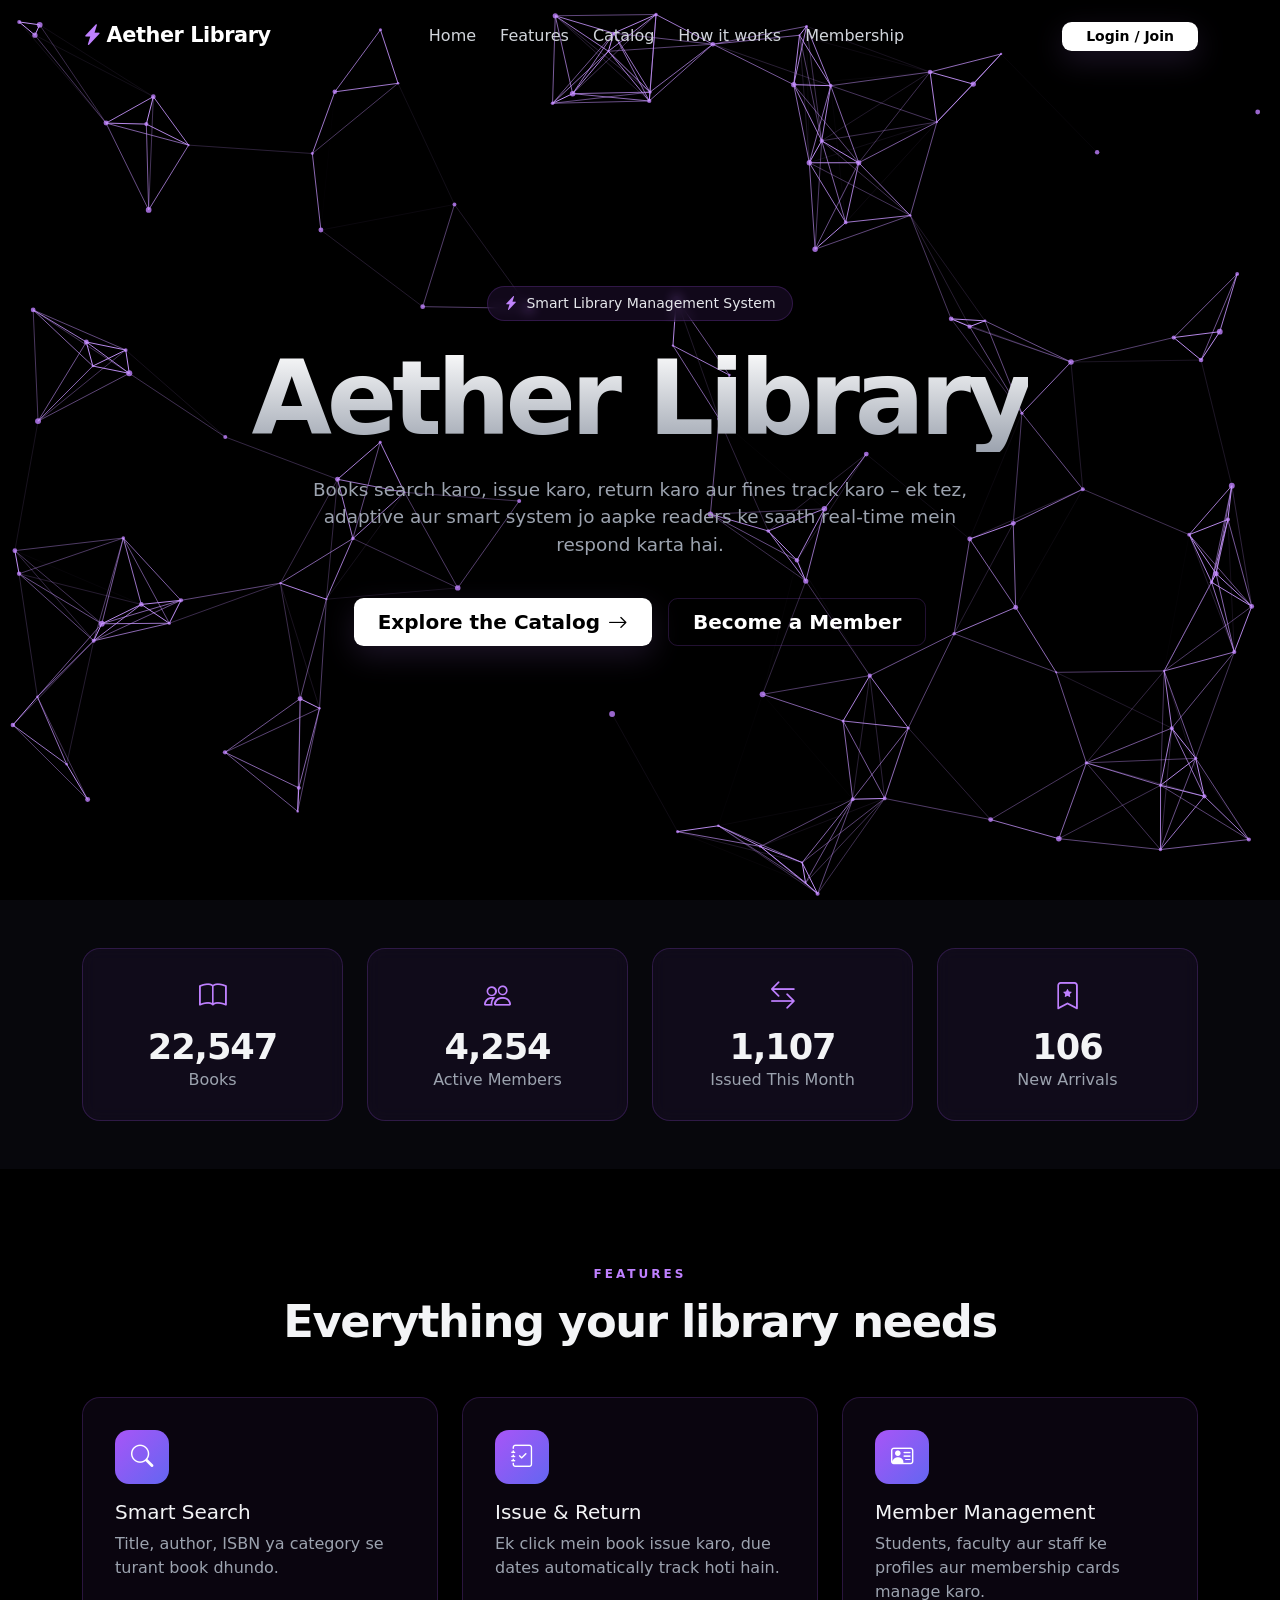
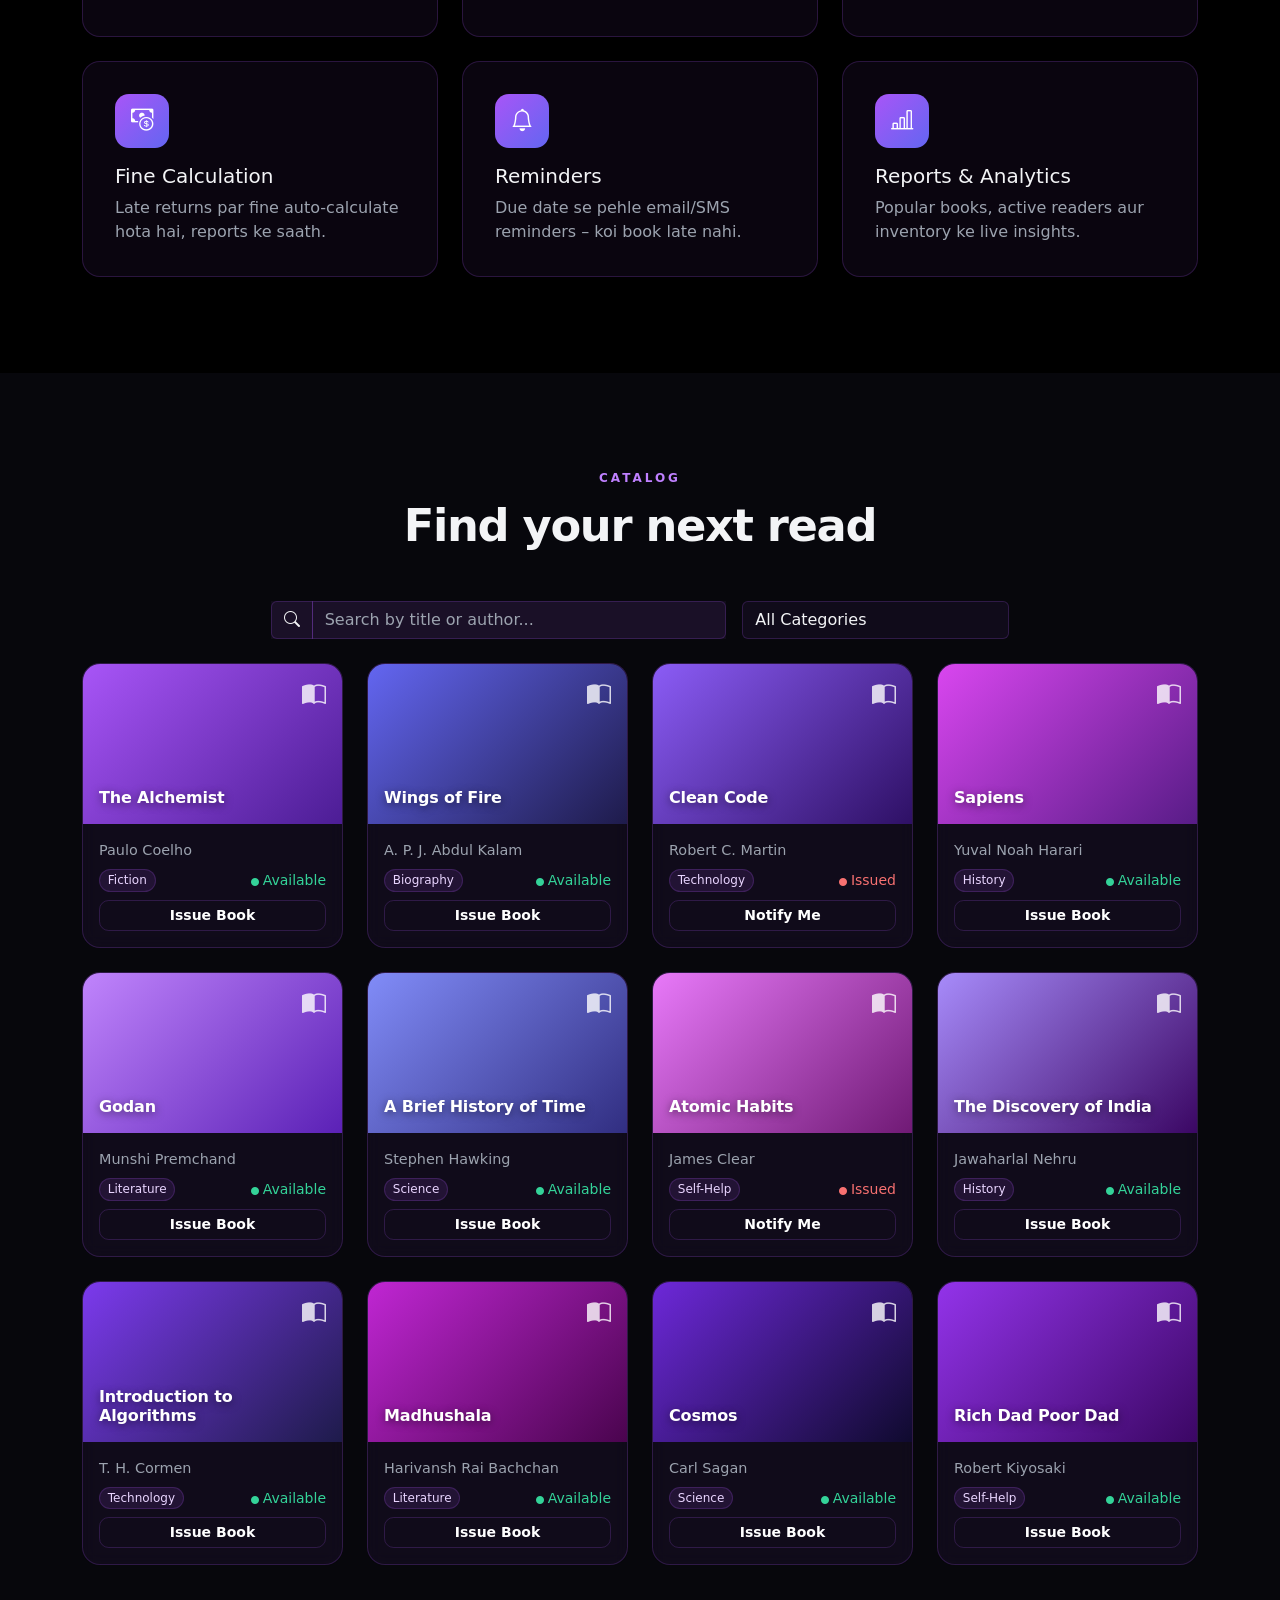
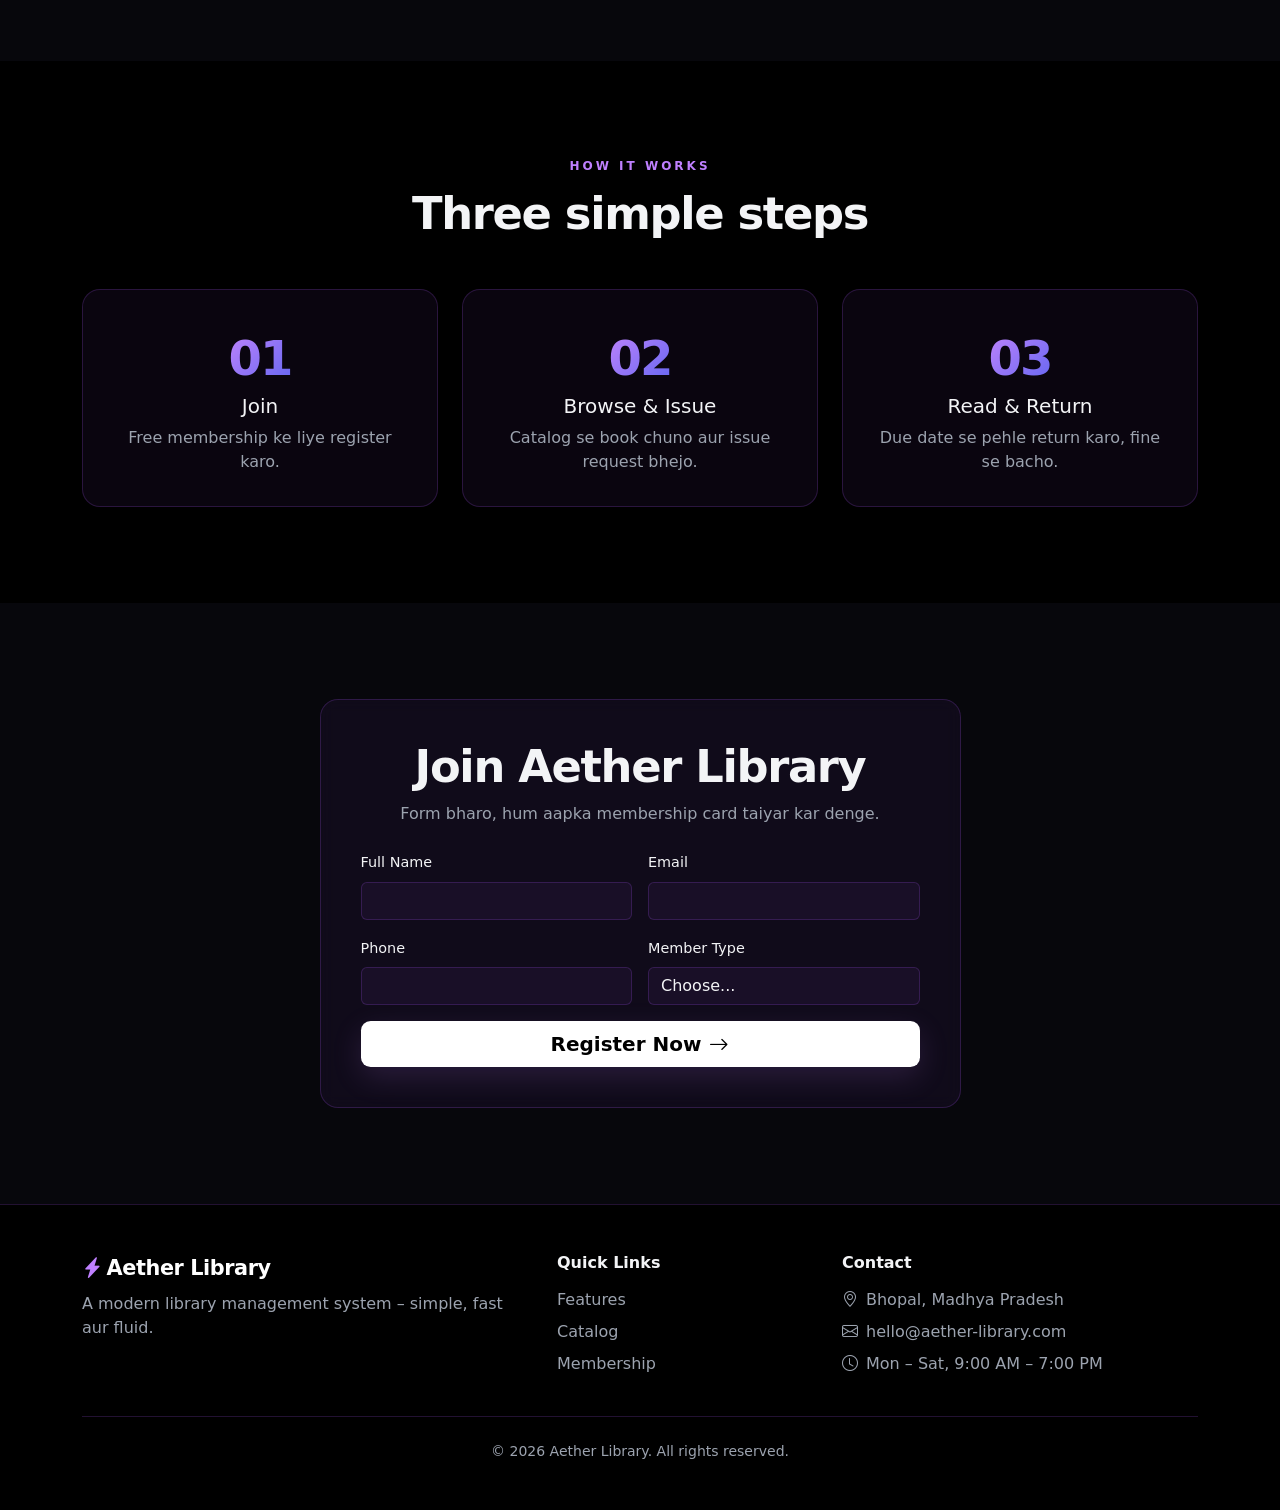
<file: target/classes/templates/home.html>
<!DOCTYPE html>
<html lang="en" data-bs-theme="dark">
<head>
    <meta charset="UTF-8" />
    <meta name="viewport" content="width=device-width, initial-scale=1" />
    <title>Aether Library | Library Management System</title>
    <meta name="description" content="Aether Library - search, issue and manage books with a fluid, modern library management system." />

    <link href="https://cdn.jsdelivr.net/npm/bootstrap@5.3.3/dist/css/bootstrap.min.css" rel="stylesheet" />
    <link href="https://cdn.jsdelivr.net/npm/bootstrap-icons@1.11.3/font/bootstrap-icons.min.css" rel="stylesheet" />

    <style>
        :root {
            --bg: #000;
            --bg-alt: #07070c;
            --card: rgba(168, 85, 247, 0.06);
            --card-border: rgba(168, 85, 247, 0.2);
            --text: #f3f4f6;
            --muted: #9ca3af;
            --purple: #bf80ff;
            --purple-deep: #a855f7;
        }
        html { scroll-behavior: smooth; }
        body {
            background: var(--bg); color: var(--text);
            font-family: system-ui, -apple-system, "Segoe UI", Roboto, "Helvetica Neue", Arial, sans-serif;
        }
        .text-secondary { color: var(--muted) !important; }
        .py-6 { padding-top: 6rem; padding-bottom: 6rem; }
        .section-alt { background: var(--bg-alt); }

        /* Navbar */
        .site-nav { padding: 1rem 0; transition: all .3s; }
        .site-nav.scrolled { background: rgba(0,0,0,.75); backdrop-filter: blur(14px); border-bottom: 1px solid var(--card-border); padding: .55rem 0; }
        .site-nav .nav-link { color: #d1d5db; font-weight: 500; }
        .site-nav .nav-link:hover { color: var(--purple); }
        .brand { font-weight: 700; letter-spacing: -.02em; font-size: 1.3rem; color: #fff; text-decoration: none; }
        .brand i { color: var(--purple); }
        .navbar-toggler { color: #fff; border: 0; }
        @media (max-width: 991px) {
            .site-nav .navbar-collapse { background: rgba(10,10,16,.95); border: 1px solid var(--card-border); border-radius: 14px; padding: 1rem; margin-top: .75rem; }
        }

        /* Buttons */
        .btn-white { background: #fff; color: #000; font-weight: 600; border: 0; border-radius: .6rem; box-shadow: 0 10px 30px rgba(191,128,255,.15); transition: background .3s, transform .3s; }
        .btn-white:hover { background: #e5e7eb; color: #000; transform: translateY(-2px); }
        .btn-ghost { background: transparent; color: #fff; font-weight: 600; border: 1px solid var(--card-border); border-radius: .6rem; transition: all .3s; }
        .btn-ghost:hover { background: var(--card); border-color: var(--purple); color: #fff; }

        /* Hero */
        .hero { position: relative; min-height: 100vh; display: flex; align-items: center; justify-content: center; overflow: hidden; background: #000; }
        .hero canvas { position: absolute; inset: 0; width: 100%; height: 100%; display: block; }
        .hero-content { position: relative; z-index: 2; text-align: center; padding: 6rem 1.5rem 4rem; pointer-events: none; }
        .hero-content a, .hero-content button { pointer-events: auto; }
        .badge-pill {
            display: inline-flex; align-items: center; gap: .5rem; padding: .4rem 1rem; border-radius: 999px;
            background: rgba(168,85,247,.1); border: 1px solid rgba(168,85,247,.2); backdrop-filter: blur(6px);
            color: #e5e7eb; font-size: .875rem; font-weight: 500; margin-bottom: 1.5rem;
        }
        .badge-pill i { color: #c084fc; }
        .hero-title {
            font-size: clamp(3rem, 9vw, 6.5rem); font-weight: 700; letter-spacing: -.05em; line-height: 1.02; margin-bottom: 1.5rem;
            background: linear-gradient(to bottom, #fff, #9ca3af); -webkit-background-clip: text; background-clip: text; color: transparent;
        }
        .hero-sub { max-width: 680px; margin: 0 auto 2.5rem; font-size: 1.15rem; color: var(--muted); }
        .fade-up { opacity: 0; transform: translateY(20px); animation: fadeUp .8s ease-in-out forwards; }
        .d0 { animation-delay: .5s; } .d1 { animation-delay: .7s; } .d2 { animation-delay: .9s; } .d3 { animation-delay: 1.1s; }
        @keyframes fadeUp { to { opacity: 1; transform: none; } }

        /* Cards */
        .section-title { font-size: clamp(1.9rem, 4vw, 2.8rem); font-weight: 700; letter-spacing: -.03em; }
        .eyebrow { text-transform: uppercase; letter-spacing: .25em; font-size: .75rem; color: var(--purple); font-weight: 600; margin-bottom: .75rem; }
        .stat-card, .feature-card, .step, .join-card, .book-card {
            background: var(--card); border: 1px solid var(--card-border); border-radius: 18px;
            backdrop-filter: blur(8px); transition: transform .3s, border-color .3s, box-shadow .3s;
        }
        .feature-card:hover, .step:hover, .book-card:hover { transform: translateY(-6px); border-color: var(--purple); box-shadow: 0 14px 40px rgba(168,85,247,.15); }
        .stat-card { padding: 1.75rem 1rem; text-align: center; }
        .stat-card i { font-size: 1.7rem; color: var(--purple); }
        .stat-card h3 { font-weight: 700; letter-spacing: -.03em; margin: .5rem 0 0; font-size: 2.2rem; }
        .stat-card p { margin: 0; color: var(--muted); }
        .feature-card { padding: 2rem; height: 100%; }
        .icon-wrap { width: 54px; height: 54px; border-radius: 14px; display: grid; place-items: center; font-size: 1.4rem; color: #fff; margin-bottom: 1rem; background: linear-gradient(135deg, #a855f7, #6366f1); }
        .feature-card p, .step p { color: var(--muted); margin: 0; }
        .step { padding: 2rem; height: 100%; text-align: center; }
        .step-no { font-size: 3rem; font-weight: 700; letter-spacing: -.04em; background: linear-gradient(135deg, #c084fc, #6366f1); -webkit-background-clip: text; background-clip: text; color: transparent; }

        /* Catalog */
        .input-aether, .input-aether .form-control, .input-aether .input-group-text {
            background: var(--card) !important; border-color: var(--card-border) !important; color: var(--text) !important;
        }
        .input-aether:focus, .input-aether .form-control:focus { box-shadow: 0 0 0 .2rem rgba(168,85,247,.3); border-color: var(--purple) !important; }
        .form-control::placeholder { color: var(--muted); }
        .form-select.input-aether option { background: #111; color: #fff; }
        .book-card { overflow: hidden; height: 100%; display: flex; flex-direction: column; }
        .book-cover { height: 160px; padding: 1rem; display: flex; flex-direction: column; justify-content: flex-end; position: relative; color: #fff; }
        .book-cover i { position: absolute; top: 14px; right: 16px; font-size: 1.5rem; opacity: .8; }
        .book-cover h6 { margin: 0; font-weight: 700; letter-spacing: -.01em; text-shadow: 0 2px 8px rgba(0,0,0,.5); }
        .book-body { padding: 1rem; display: flex; flex-direction: column; gap: .5rem; flex: 1; }
        .book-body .author { color: var(--muted); font-size: .9rem; margin: 0; }
        .tag { background: rgba(168,85,247,.12); border: 1px solid var(--card-border); color: #e9d5ff; font-weight: 500; }
        .ok { color: #34d399; } .no { color: #f87171; }

        /* Form + footer */
        .join-card { padding: 2.5rem; }
        .form-label { font-weight: 500; font-size: .9rem; }
        .footer { border-top: 1px solid var(--card-border); background: #000; }
        .footer h6 { font-weight: 600; margin-bottom: 1rem; }
        .footer-links li { color: var(--muted); margin-bottom: .5rem; }
        .footer-links a { color: var(--muted); text-decoration: none; }
        .footer-links a:hover { color: var(--purple); }
        hr { border-color: var(--card-border); opacity: 1; }
        .toast-aether { background: rgba(17,12,28,.95); color: #fff; border: 1px solid var(--card-border) !important; backdrop-filter: blur(10px); }

        .reveal { opacity: 0; transform: translateY(28px); transition: opacity .8s ease, transform .8s ease; }
        .reveal.show { opacity: 1; transform: none; }
        @media (prefers-reduced-motion: reduce) { .fade-up { animation: none; opacity: 1; transform: none; } .reveal { opacity: 1; transform: none; transition: none; } }
    </style>
</head>
<body>

<!-- NAVBAR -->
<nav class="navbar navbar-expand-lg fixed-top site-nav" id="mainNav">
    <div class="container">
        <a class="brand" href="#home"><i class="bi bi-lightning-charge-fill me-1"></i>Aether Library</a>
        <button class="navbar-toggler" type="button" data-bs-toggle="collapse" data-bs-target="#navMenu" aria-label="Toggle navigation"><i class="bi bi-list fs-2"></i></button>
        <div class="collapse navbar-collapse" id="navMenu">
            <ul class="navbar-nav mx-auto mb-2 mb-lg-0 gap-lg-2">
                <li class="nav-item"><a class="nav-link" href="/index">Home</a></li>
                <li class="nav-item"><a class="nav-link" href="#features">Features</a></li>
                <li class="nav-item"><a class="nav-link" href="#catalog">Catalog</a></li>
                <li class="nav-item"><a class="nav-link" href="#how">How it works</a></li>
                <li class="nav-item"><a class="nav-link" href="#membership">Membership</a></li>
            </ul>
            <a href="#membership" class="btn btn-white btn-sm px-4">Login / Join</a>
        </div>
    </div>
</nav>

<!-- HERO -->
<header id="home" class="hero">
    <canvas id="aetherCanvas"></canvas>
    <div class="hero-content">
        <div class="badge-pill fade-up d0"><i class="bi bi-lightning-charge-fill"></i><span>Smart Library Management System</span></div>
        <h1 class="hero-title fade-up d1">Aether Library</h1>
        <p class="hero-sub fade-up d2">
            Books search karo, issue karo, return karo aur fines track karo – ek tez, adaptive aur smart system jo aapke readers ke saath real-time mein respond karta hai.
        </p>
        <div class="d-flex flex-wrap justify-content-center gap-3 fade-up d3">
            <a href="#catalog" class="btn btn-white btn-lg px-4 d-inline-flex align-items-center gap-2">Explore the Catalog <i class="bi bi-arrow-right"></i></a>
            <a href="#membership" class="btn btn-ghost btn-lg px-4">Become a Member</a>
        </div>
    </div>
</header>

<!-- STATS -->
<section id="stats" class="py-5 section-alt">
    <div class="container">
        <div class="row g-4">
            <div class="col-6 col-lg-3"><div class="stat-card"><i class="bi bi-book"></i><h3 class="counter" data-target="25000">0</h3><p>Books</p></div></div>
            <div class="col-6 col-lg-3"><div class="stat-card"><i class="bi bi-people"></i><h3 class="counter" data-target="4800">0</h3><p>Active Members</p></div></div>
            <div class="col-6 col-lg-3"><div class="stat-card"><i class="bi bi-arrow-left-right"></i><h3 class="counter" data-target="1250">0</h3><p>Issued This Month</p></div></div>
            <div class="col-6 col-lg-3"><div class="stat-card"><i class="bi bi-bookmark-star"></i><h3 class="counter" data-target="120">0</h3><p>New Arrivals</p></div></div>
        </div>
    </div>
</section>

<!-- FEATURES -->
<section id="features" class="py-6">
    <div class="container">
        <div class="text-center mb-5">
            <p class="eyebrow">Features</p>
            <h2 class="section-title">Everything your library needs</h2>
        </div>
        <div class="row g-4">
            <div class="col-md-6 col-lg-4"><div class="feature-card"><div class="icon-wrap"><i class="bi bi-search"></i></div><h5>Smart Search</h5><p>Title, author, ISBN ya category se turant book dhundo.</p></div></div>
            <div class="col-md-6 col-lg-4"><div class="feature-card"><div class="icon-wrap"><i class="bi bi-journal-check"></i></div><h5>Issue &amp; Return</h5><p>Ek click mein book issue karo, due dates automatically track hoti hain.</p></div></div>
            <div class="col-md-6 col-lg-4"><div class="feature-card"><div class="icon-wrap"><i class="bi bi-person-vcard"></i></div><h5>Member Management</h5><p>Students, faculty aur staff ke profiles aur membership cards manage karo.</p></div></div>
            <div class="col-md-6 col-lg-4"><div class="feature-card"><div class="icon-wrap"><i class="bi bi-cash-coin"></i></div><h5>Fine Calculation</h5><p>Late returns par fine auto-calculate hota hai, reports ke saath.</p></div></div>
            <div class="col-md-6 col-lg-4"><div class="feature-card"><div class="icon-wrap"><i class="bi bi-bell"></i></div><h5>Reminders</h5><p>Due date se pehle email/SMS reminders – koi book late nahi.</p></div></div>
            <div class="col-md-6 col-lg-4"><div class="feature-card"><div class="icon-wrap"><i class="bi bi-bar-chart-line"></i></div><h5>Reports &amp; Analytics</h5><p>Popular books, active readers aur inventory ke live insights.</p></div></div>
        </div>
    </div>
</section>

<!-- CATALOG -->
<section id="catalog" class="py-6 section-alt">
    <div class="container">
        <div class="text-center mb-5">
            <p class="eyebrow">Catalog</p>
            <h2 class="section-title">Find your next read</h2>
        </div>
        <div class="row g-3 justify-content-center mb-4">
            <div class="col-md-6 col-lg-5">
                <div class="input-group input-aether">
                    <span class="input-group-text"><i class="bi bi-search"></i></span>
                    <input type="search" id="searchInput" class="form-control" placeholder="Search by title or author..." />
                </div>
            </div>
            <div class="col-md-4 col-lg-3">
                <select id="categoryFilter" class="form-select input-aether"><option value="all">All Categories</option></select>
            </div>
        </div>
        <div class="row g-4" id="bookGrid"></div>
        <p id="noResults" class="text-center text-secondary mt-4 d-none">Koi book nahi mili. Dusra keyword try karo.</p>
    </div>
</section>

<!-- HOW IT WORKS -->
<section id="how" class="py-6">
    <div class="container">
        <div class="text-center mb-5">
            <p class="eyebrow">How it works</p>
            <h2 class="section-title">Three simple steps</h2>
        </div>
        <div class="row g-4">
            <div class="col-md-4"><div class="step"><span class="step-no">01</span><h5>Join</h5><p>Free membership ke liye register karo.</p></div></div>
            <div class="col-md-4"><div class="step"><span class="step-no">02</span><h5>Browse &amp; Issue</h5><p>Catalog se book chuno aur issue request bhejo.</p></div></div>
            <div class="col-md-4"><div class="step"><span class="step-no">03</span><h5>Read &amp; Return</h5><p>Due date se pehle return karo, fine se bacho.</p></div></div>
        </div>
    </div>
</section>

<!-- MEMBERSHIP -->
<section id="membership" class="py-6 section-alt">
    <div class="container">
        <div class="row justify-content-center">
            <div class="col-lg-7">
                <div class="join-card">
                    <h2 class="section-title text-center mb-2">Join Aether Library</h2>
                    <p class="text-center text-secondary mb-4">Form bharo, hum aapka membership card taiyar kar denge.</p>
                    <form id="joinForm" class="row g-3" novalidate>
                        <div class="col-md-6">
                            <label class="form-label" for="fName">Full Name</label>
                            <input type="text" class="form-control input-aether" id="fName" required minlength="3" />
                            <div class="invalid-feedback">Kripya apna naam likhein.</div>
                        </div>
                        <div class="col-md-6">
                            <label class="form-label" for="fEmail">Email</label>
                            <input type="email" class="form-control input-aether" id="fEmail" required />
                            <div class="invalid-feedback">Sahi email daalein.</div>
                        </div>
                        <div class="col-md-6">
                            <label class="form-label" for="fPhone">Phone</label>
                            <input type="tel" class="form-control input-aether" id="fPhone" required pattern="[0-9]{10}" />
                            <div class="invalid-feedback">10 digit ka mobile number daalein.</div>
                        </div>
                        <div class="col-md-6">
                            <label class="form-label" for="fType">Member Type</label>
                            <select class="form-select input-aether" id="fType" required>
                                <option value="">Choose...</option><option>Student</option><option>Faculty</option><option>Staff</option><option>General</option>
                            </select>
                            <div class="invalid-feedback">Member type chuno.</div>
                        </div>
                        <div class="col-12 d-grid mt-3">
                            <button class="btn btn-white btn-lg d-inline-flex align-items-center justify-content-center gap-2" type="submit">Register Now <i class="bi bi-arrow-right"></i></button>
                        </div>
                    </form>
                </div>
            </div>
        </div>
    </div>
</section>

<!-- FOOTER -->
<footer class="py-5 footer">
    <div class="container">
        <div class="row gy-4">
            <div class="col-lg-5">
                <a class="brand d-inline-block mb-2" href="#home"><i class="bi bi-lightning-charge-fill me-1"></i>Aether Library</a>
                <p class="text-secondary mb-0">A modern library management system – simple, fast aur fluid.</p>
            </div>
            <div class="col-6 col-lg-3">
                <h6>Quick Links</h6>
                <ul class="list-unstyled footer-links">
                    <li><a href="#features">Features</a></li><li><a href="#catalog">Catalog</a></li><li><a href="#membership">Membership</a></li>
                </ul>
            </div>
            <div class="col-6 col-lg-4">
                <h6>Contact</h6>
                <ul class="list-unstyled footer-links">
                    <li><i class="bi bi-geo-alt me-2"></i>Bhopal, Madhya Pradesh</li>
                    <li><i class="bi bi-envelope me-2"></i>hello@aether-library.com</li>
                    <li><i class="bi bi-clock me-2"></i>Mon – Sat, 9:00 AM – 7:00 PM</li>
                </ul>
            </div>
        </div>
        <hr class="my-4" />
        <p class="text-center text-secondary small mb-0">© <span id="year"></span> Aether Library. All rights reserved.</p>
    </div>
</footer>

<!-- TOAST -->
<div class="toast-container position-fixed bottom-0 end-0 p-3">
    <div id="appToast" class="toast align-items-center border-0 toast-aether" role="status" aria-live="polite" aria-atomic="true">
        <div class="d-flex">
            <div class="toast-body" id="toastMsg"></div>
            <button type="button" class="btn-close btn-close-white me-2 m-auto" data-bs-dismiss="toast" aria-label="Close"></button>
        </div>
    </div>
</div>

<script src="https://cdn.jsdelivr.net/npm/bootstrap@5.3.3/dist/js/bootstrap.bundle.min.js"></script>
<script>
    /* ---------- Data ---------- */
    const BOOKS = [
        { title: "The Alchemist", author: "Paulo Coelho", category: "Fiction", available: true, g: ["#a855f7", "#4c1d95"] },
        { title: "Wings of Fire", author: "A. P. J. Abdul Kalam", category: "Biography", available: true, g: ["#6366f1", "#1e1b4b"] },
        { title: "Clean Code", author: "Robert C. Martin", category: "Technology", available: false, g: ["#8b5cf6", "#2e1065"] },
        { title: "Sapiens", author: "Yuval Noah Harari", category: "History", available: true, g: ["#d946ef", "#581c87"] },
        { title: "Godan", author: "Munshi Premchand", category: "Literature", available: true, g: ["#c084fc", "#5b21b6"] },
        { title: "A Brief History of Time", author: "Stephen Hawking", category: "Science", available: true, g: ["#818cf8", "#312e81"] },
        { title: "Atomic Habits", author: "James Clear", category: "Self-Help", available: false, g: ["#e879f9", "#701a75"] },
        { title: "The Discovery of India", author: "Jawaharlal Nehru", category: "History", available: true, g: ["#a78bfa", "#3b0764"] },
        { title: "Introduction to Algorithms", author: "T. H. Cormen", category: "Technology", available: true, g: ["#7c3aed", "#1e1b4b"] },
        { title: "Madhushala", author: "Harivansh Rai Bachchan", category: "Literature", available: true, g: ["#c026d3", "#4a044e"] },
        { title: "Cosmos", author: "Carl Sagan", category: "Science", available: true, g: ["#6d28d9", "#0f0a2e"] },
        { title: "Rich Dad Poor Dad", author: "Robert Kiyosaki", category: "Self-Help", available: true, g: ["#9333ea", "#3b0764"] }
    ];

    const $ = (s, el = document) => el.querySelector(s);
    const $$ = (s, el = document) => [...el.querySelectorAll(s)];
    const esc = s => s.replace(/[&<>"']/g, c => ({ "&": "&amp;", "<": "&lt;", ">": "&gt;", '"': "&quot;", "'": "&#39;" }[c]));

    function showToast(msg) {
        $("#toastMsg").textContent = msg;
        bootstrap.Toast.getOrCreateInstance($("#appToast"), { delay: 2800 }).show();
    }

    $("#year").textContent = new Date().getFullYear();

    /* ---------- Navbar ---------- */
    const nav = $("#mainNav");
    const onScroll = () => nav.classList.toggle("scrolled", window.scrollY > 60);
    window.addEventListener("scroll", onScroll, { passive: true });
    onScroll();
    $$("#navMenu .nav-link").forEach(a => a.addEventListener("click", () => {
        const c = $("#navMenu");
        if (c.classList.contains("show")) bootstrap.Collapse.getOrCreateInstance(c).hide();
    }));

    /* ---------- Aether Flow particle network ---------- */
    (function aetherFlow() {
        const canvas = $("#aetherCanvas");
        const hero = $("#home");
        const ctx = canvas.getContext("2d");
        const reduce = window.matchMedia("(prefers-reduced-motion: reduce)").matches;
        const mouse = { x: null, y: null, radius: 200 };
        const LINK = 140, LINK2 = LINK * LINK;
        let particles = [], raf = null, running = true, w = 0, h = 0;

        class Particle {
            constructor() {
                this.size = Math.random() * 2 + 1;
                this.x = Math.random() * (w - this.size * 4) + this.size * 2;
                this.y = Math.random() * (h - this.size * 4) + this.size * 2;
                this.dx = Math.random() * 0.4 - 0.2;
                this.dy = Math.random() * 0.4 - 0.2;
            }
            update() {
                if (this.x > w || this.x < 0) this.dx = -this.dx;
                if (this.y > h || this.y < 0) this.dy = -this.dy;
                if (mouse.x !== null) {
                    const dx = mouse.x - this.x, dy = mouse.y - this.y;
                    const dist = Math.sqrt(dx * dx + dy * dy);
                    if (dist < mouse.radius + this.size && dist > 0) {
                        const force = (mouse.radius - dist) / mouse.radius;
                        this.x -= (dx / dist) * force * 5;
                        this.y -= (dy / dist) * force * 5;
                    }
                }
                this.x += this.dx; this.y += this.dy;
                ctx.beginPath();
                ctx.arc(this.x, this.y, this.size, 0, Math.PI * 2);
                ctx.fillStyle = "rgba(191, 128, 255, 0.8)";
                ctx.fill();
            }
        }

        function resize() {
            const dpr = Math.min(window.devicePixelRatio || 1, 2);
            w = hero.clientWidth; h = hero.clientHeight;
            canvas.width = w * dpr; canvas.height = h * dpr;
            ctx.setTransform(dpr, 0, 0, dpr, 0, 0);
            const count = Math.min(Math.floor((w * h) / 9000), 170);
            particles = Array.from({ length: count }, () => new Particle());
        }

        function connect() {
            ctx.lineWidth = 1;
            for (let a = 0; a < particles.length; a++) {
                const pa = particles[a];
                const nearMouse = mouse.x !== null && Math.hypot(pa.x - mouse.x, pa.y - mouse.y) < mouse.radius;
                for (let b = a + 1; b < particles.length; b++) {
                    const pb = particles[b];
                    const dx = pa.x - pb.x, dy = pa.y - pb.y;
                    const d2 = dx * dx + dy * dy;
                    if (d2 < LINK2) {
                        const o = 1 - d2 / LINK2;
                        ctx.strokeStyle = nearMouse ? `rgba(255,255,255,${o})` : `rgba(200,150,255,${o})`;
                        ctx.beginPath(); ctx.moveTo(pa.x, pa.y); ctx.lineTo(pb.x, pb.y); ctx.stroke();
                    }
                }
            }
        }

        function frame() {
            if (!running) return;
            raf = requestAnimationFrame(frame);
            ctx.fillStyle = "#000";
            ctx.fillRect(0, 0, w, h);
            particles.forEach(p => p.update());
            connect();
        }

        window.addEventListener("resize", resize);
        window.addEventListener("mousemove", e => {
            const r = canvas.getBoundingClientRect();
            mouse.x = e.clientX - r.left; mouse.y = e.clientY - r.top;
        });
        document.addEventListener("mouseleave", () => { mouse.x = mouse.y = null; });
        canvas.addEventListener("touchmove", e => {
            const r = canvas.getBoundingClientRect(), t = e.touches[0];
            mouse.x = t.clientX - r.left; mouse.y = t.clientY - r.top;
        }, { passive: true });
        canvas.addEventListener("touchend", () => { mouse.x = mouse.y = null; });

        new IntersectionObserver(([en]) => {
            running = en.isIntersecting;
            if (running && !reduce) frame();
        }).observe(hero);

        resize();
        if (reduce) { ctx.fillStyle = "#000"; ctx.fillRect(0, 0, w, h); particles.forEach(p => p.update()); connect(); }
        else frame();
    })();

    /* ---------- Catalog ---------- */
    const grid = $("#bookGrid"), searchInput = $("#searchInput"), catSelect = $("#categoryFilter");
    [...new Set(BOOKS.map(b => b.category))].sort().forEach(c => {
        const o = document.createElement("option"); o.value = c; o.textContent = c; catSelect.appendChild(o);
    });

    function renderBooks() {
        const q = searchInput.value.trim().toLowerCase(), cat = catSelect.value;
        const list = BOOKS.filter(b => (cat === "all" || b.category === cat) &&
            (b.title.toLowerCase().includes(q) || b.author.toLowerCase().includes(q)));
        grid.innerHTML = list.map(b => `
        <div class="col-sm-6 col-lg-4 col-xl-3">
          <article class="book-card">
            <div class="book-cover" style="background:linear-gradient(135deg,${b.g[0]},${b.g[1]})">
              <i class="bi bi-book-half"></i><h6>${esc(b.title)}</h6>
            </div>
            <div class="book-body">
              <p class="author">${esc(b.author)}</p>
              <div class="d-flex justify-content-between align-items-center">
                <span class="badge tag rounded-pill">${esc(b.category)}</span>
                <small class="${b.available ? "ok" : "no"}"><i class="bi bi-circle-fill me-1" style="font-size:.5rem"></i>${b.available ? "Available" : "Issued"}</small>
              </div>
              <button class="btn btn-ghost btn-sm mt-auto" data-title="${esc(b.title)}" data-available="${b.available}">${b.available ? "Issue Book" : "Notify Me"}</button>
            </div>
          </article>
        </div>`).join("");
        $("#noResults").classList.toggle("d-none", list.length > 0);
    }
    grid.addEventListener("click", e => {
        const btn = e.target.closest("button[data-title]");
        if (!btn) return;
        showToast(btn.dataset.available === "true"
            ? `"${btn.dataset.title}" issue request bhej di gayi hai ✅`
            : `Jaise hi "${btn.dataset.title}" return hogi, aapko notify kiya jayega 🔔`);
    });
    searchInput.addEventListener("input", renderBooks);
    catSelect.addEventListener("change", renderBooks);
    renderBooks();

    /* ---------- Counters ---------- */
    function animateCounter(el) {
        const target = +el.dataset.target, dur = 1800, start = performance.now();
        (function step(now) {
            const p = Math.min((now - start) / dur, 1), eased = 1 - Math.pow(1 - p, 3);
            el.textContent = Math.floor(eased * target).toLocaleString("en-IN") + (p === 1 ? "+" : "");
            if (p < 1) requestAnimationFrame(step);
        })(start);
    }
    const counterObs = new IntersectionObserver((entries, obs) => entries.forEach(en => {
        if (en.isIntersecting) { animateCounter(en.target); obs.unobserve(en.target); }
    }), { threshold: 0.6 });
    $$(".counter").forEach(c => counterObs.observe(c));

    /* ---------- Reveal on scroll ---------- */
    $$(".feature-card, .stat-card, .step, .join-card, .section-title").forEach(el => el.classList.add("reveal"));
    const revealObs = new IntersectionObserver((entries, obs) => entries.forEach(en => {
        if (en.isIntersecting) { en.target.classList.add("show"); obs.unobserve(en.target); }
    }), { threshold: 0.15 });
    $$(".reveal").forEach(el => revealObs.observe(el));

    /* ---------- Membership form ---------- */
    const form = $("#joinForm");
    form.addEventListener("submit", e => {
        e.preventDefault();
        form.classList.add("was-validated");
        if (!form.checkValidity()) return;
        showToast(`Welcome, ${$("#fName").value.trim()}! Aapki registration submit ho gayi 🎉`);
        form.reset();
        form.classList.remove("was-validated");
    });
</script>
</body>
</html>
</file>
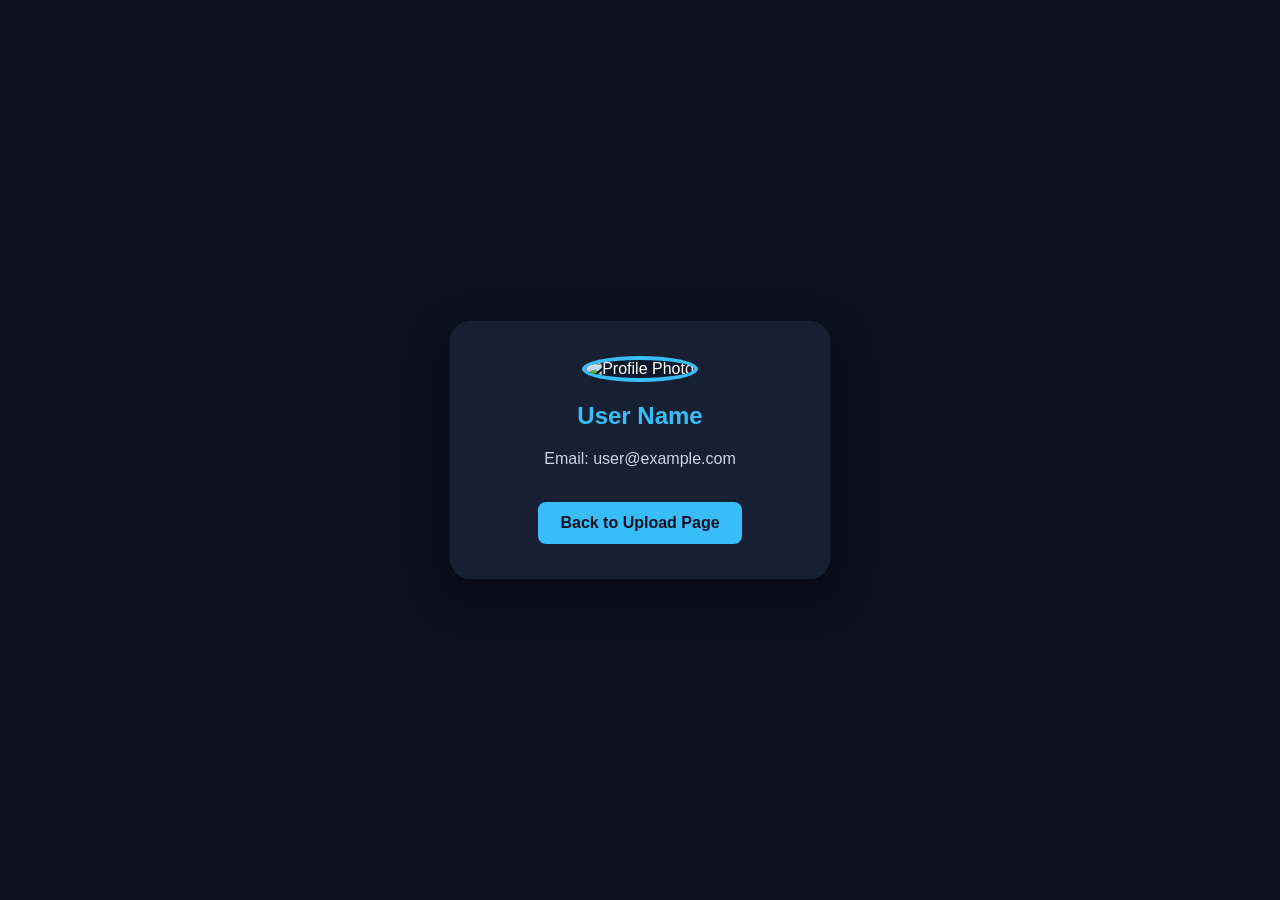
<file: target/classes/templates/profile.html>
<!DOCTYPE html>
<html lang="en" xmlns:th="http://www.thymeleaf.org">
<head>
    <meta charset="UTF-8">
    <meta name="viewport" content="width=device-width, initial-scale=1.0">
    <title>My Profile</title>

    <style>
        * {
            box-sizing: border-box;
        }

        body {
            margin: 0;
            min-height: 100vh;
            display: grid;
            place-items: center;
            font-family: Arial, sans-serif;
            background: #0b1120;
            color: white;
        }

        .profile-card {
            width: min(90%, 380px);
            padding: 35px;
            text-align: center;
            border-radius: 20px;
            background: #172033;
            box-shadow: 0 15px 40px #0006;
        }

        .avatar {
            width: 145px;
            height: 145px;
            border-radius: 50%;
            object-fit: cover;
            border: 4px solid #38bdf8;
            background: #0f172a;
        }

        h2 {
            margin-top: 20px;
            color: #38bdf8;
        }

        p {
            color: #cbd5e1;
            overflow-wrap: anywhere;
        }

        a {
            display: inline-block;
            margin-top: 18px;
            padding: 12px 22px;
            border-radius: 8px;
            background: #38bdf8;
            color: #0b1120;
            text-decoration: none;
            font-weight: bold;
        }
    </style>
</head>

<body>
<div class="profile-card">

    <img class="avatar"
         th:src="@{${profile.imagepath}}"
         alt="Profile Photo">

    <h2 th:text="${profile.name}">User Name</h2>

    <p>
        Email:
        <span th:text="${profile.email}">user@example.com</span>
    </p>

    <a th:href="@{/user}">Back to Upload Page</a>

</div>
</body>
</html>
</file>
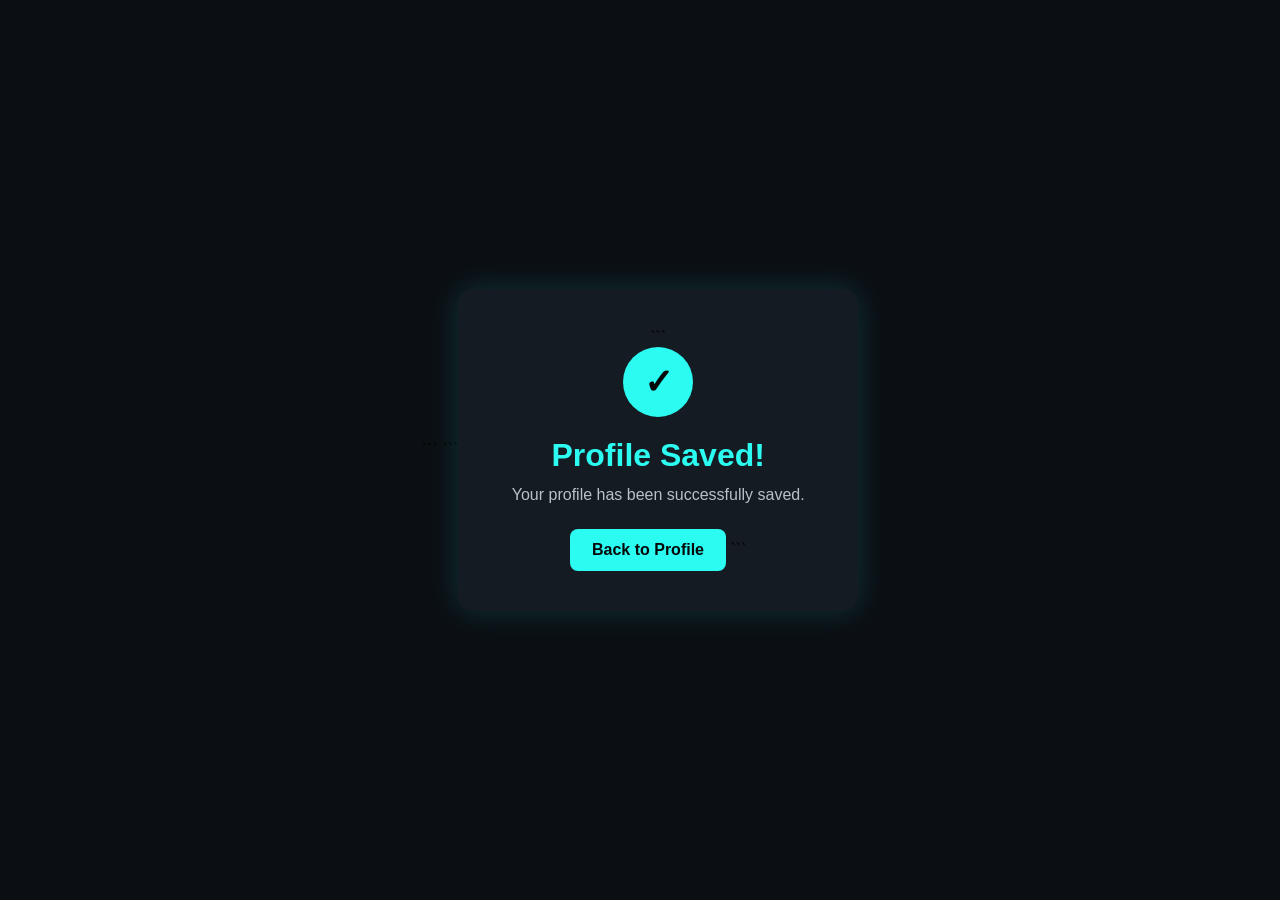
<file: target/classes/templates/saveuser.html>
<!DOCTYPE html>

<html lang="en">
<head>
    <meta charset="UTF-8">
    <meta name="viewport" content="width=device-width, initial-scale=1.0">

    ```
    <title>Profile Saved</title>

    <style>
        * {
            box-sizing: border-box;
            margin: 0;
            padding: 0;
            font-family: Arial, sans-serif;
        }

        body {
            min-height: 100vh;
            display: flex;
            justify-content: center;
            align-items: center;
            background: #0b0f14;
        }

        .success-box {
            width: 400px;
            padding: 40px;
            text-align: center;
            background: #151b22;
            border-radius: 15px;
            box-shadow: 0 0 30px rgba(43, 251, 240, 0.15);
        }

        .icon {
            width: 70px;
            height: 70px;
            margin: 0 auto 20px;
            border-radius: 50%;
            background: #2bfbf0;
            color: #050708;
            display: flex;
            justify-content: center;
            align-items: center;
            font-size: 35px;
            font-weight: bold;
        }

        h1 {
            color: #2bfbf0;
            margin-bottom: 12px;
        }

        p {
            color: #b8c2c6;
            margin-bottom: 25px;
        }

        a {
            display: inline-block;
            padding: 12px 22px;
            background: #2bfbf0;
            color: #050708;
            text-decoration: none;
            border-radius: 8px;
            font-weight: bold;
        }

        a:hover {
            background: #17c9c0;
        }
    </style>
    ```

</head>

<body>

<div class="success-box">

    ```
    <div class="icon">✓</div>

    <h1>Profile Saved!</h1>

    <p>
        Your profile has been successfully saved.
    </p>

    <a href="/user">
        Back to Profile
    </a>
    ```

</div>

</body>
</html>
</file>
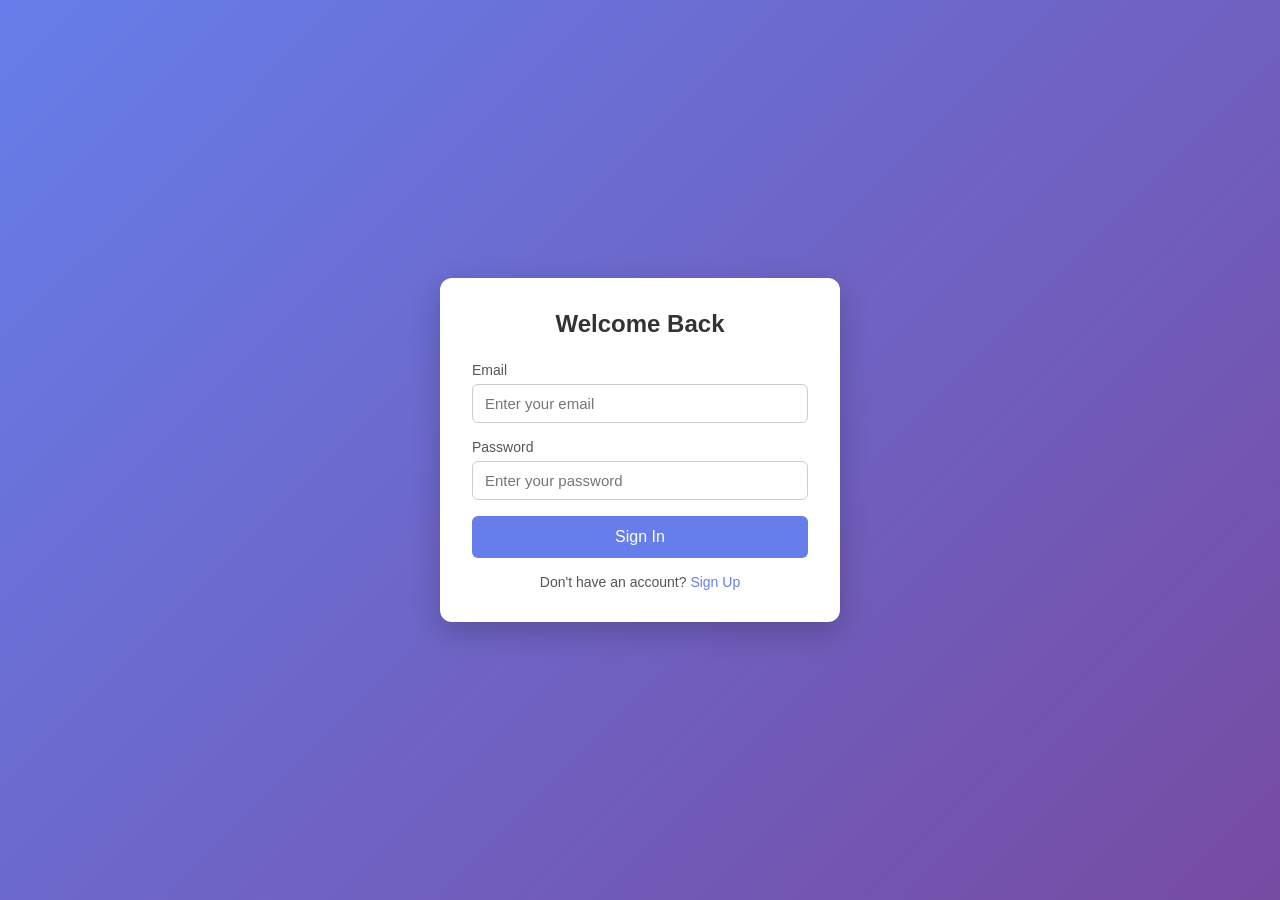
<file: target/classes/templates/signin.html>
<!DOCTYPE html>
<html lang="en" xmlns:th="http://www.thymeleaf.org">
<head>
    <meta charset="UTF-8">
    <meta name="viewport" content="width=device-width, initial-scale=1.0">
    <title>Sign In</title>

    <style>
        * {
            box-sizing: border-box;
            margin: 0;
            padding: 0;
            font-family: Arial, sans-serif;
        }

        body {
            min-height: 100vh;
            display: flex;
            align-items: center;
            justify-content: center;
            background: linear-gradient(135deg, #667eea, #764ba2);
        }

        .card {
            background: white;
            width: 90%;
            max-width: 400px;
            padding: 32px;
            border-radius: 12px;
            box-shadow: 0 10px 30px rgba(0,0,0,0.2);
        }

        h2 {
            text-align: center;
            margin-bottom: 24px;
            color: #333;
        }

        label {
            display: block;
            margin-bottom: 6px;
            color: #555;
            font-size: 14px;
        }

        input {
            width: 100%;
            padding: 10px 12px;
            margin-bottom: 16px;
            border: 1px solid #ccc;
            border-radius: 6px;
            font-size: 15px;
        }

        button {
            width: 100%;
            padding: 12px;
            background: #667eea;
            color: white;
            border: none;
            border-radius: 6px;
            font-size: 16px;
            cursor: pointer;
        }

        button:hover {
            background: #5a6fd6;
        }

        .error {
            color: #dc3545;
            text-align: center;
            margin-bottom: 12px;
            font-size: 14px;
        }

        .footer {
            text-align: center;
            margin-top: 16px;
            font-size: 14px;
            color: #555;
        }

        .footer a {
            color: #667eea;
            text-decoration: none;
        }
    </style>
</head>

<body>

<div class="card">

    <h2>Welcome Back</h2>

    <p class="error"
       th:if="${param.error}"
       th:text="'Invalid email or password'">
    </p>

    <p class="error"
       th:if="${param.logout}"
       th:text="'You have been logged out successfully'">
    </p>

    <form th:action="@{/login}" method="post">

        <input type="hidden"
               th:name="${_csrf.parameterName}"
               th:value="${_csrf.token}">

        <label for="email">Email</label>
        <input type="email"
               id="email"
               name="email"
               placeholder="Enter your email"
               required>

        <label for="password">Password</label>
        <input type="password"
               id="password"
               name="password"
               placeholder="Enter your password"
               required>

        <button type="submit">Sign In</button>

    </form>

    <div class="footer">
        Don't have an account?
        <a th:href="@{/signup}">Sign Up</a>
    </div>

</div>

</body>
</html>
</file>
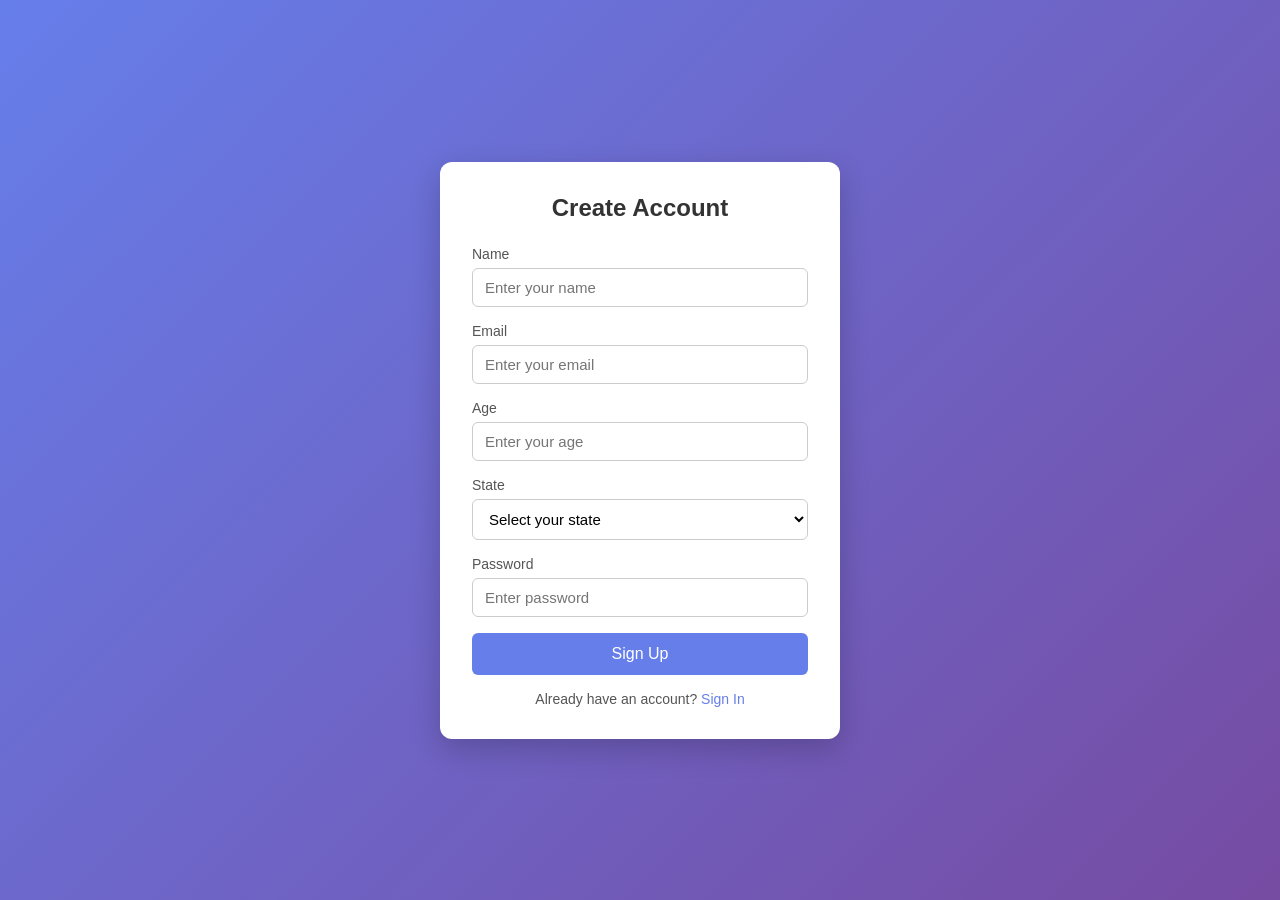
<file: target/classes/templates/signup.html>
<!DOCTYPE html>
<html lang="en" xmlns:th="http://www.thymeleaf.org">
<head>
    <meta charset="UTF-8">
    <meta name="viewport" content="width=device-width, initial-scale=1.0">
    <title>Sign Up</title>
    <style>
        * { box-sizing: border-box; margin: 0; padding: 0; font-family: Arial, sans-serif; }
        body {
            min-height: 100vh;
            display: flex;
            align-items: center;
            justify-content: center;
            background: linear-gradient(135deg, #667eea, #764ba2);
        }
        .card {
            background: #fff;
            width: 100%;
            max-width: 400px;
            padding: 32px;
            border-radius: 12px;
            box-shadow: 0 10px 30px rgba(0,0,0,0.2);
        }
        h2 { text-align: center; margin-bottom: 24px; color: #333; }
        label { display: block; margin-bottom: 6px; color: #555; font-size: 14px; }
        input {
            width: 100%;
            padding: 10px 12px;
            margin-bottom: 16px;
            border: 1px solid #ccc;
            border-radius: 6px;
            font-size: 15px;
        }
        select {
            width: 100%;
            padding: 10px 12px;
            margin-bottom: 16px;
            border: 1px solid #ccc;
            border-radius: 6px;
            font-size: 15px;
            background: #fff;
        }
        input:focus, select:focus { outline: none; border-color: #667eea; }
        button {
            width: 100%;
            padding: 12px;
            background: #667eea;
            color: #fff;
            border: none;
            border-radius: 6px;
            font-size: 16px;
            cursor: pointer;
        }
        button:hover { background: #5a6fd6; }
        .footer { text-align: center; margin-top: 16px; font-size: 14px; color: #555; }
        .footer a { color: #667eea; text-decoration: none; }
    </style>
</head>
<body>
<div class="card">
    <h2>Create Account</h2>
    <form th:action="@{/singupsucess}" method="post">
        <label for="name">Name</label>
        <input type="text" id="name" name="name" placeholder="Enter your name" required>

        <label for="email">Email</label>
        <input type="email" id="email" name="email" placeholder="Enter your email" required>

        <label for="age">Age</label>
        <input type="number" id="age" name="age" min="1" max="120" placeholder="Enter your age" required>

        <label for="state">State</label>
        <select id="state" name="state" required>
            <option value="" disabled selected>Select your state</option>
            <option>Andhra Pradesh</option>
            <option>Arunachal Pradesh</option>
            <option>Assam</option>
            <option>Bihar</option>
            <option>Chhattisgarh</option>
            <option>Goa</option>
            <option>Gujarat</option>
            <option>Haryana</option>
            <option>Himachal Pradesh</option>
            <option>Jharkhand</option>
            <option>Karnataka</option>
            <option>Kerala</option>
            <option>Madhya Pradesh</option>
            <option>Maharashtra</option>
            <option>Manipur</option>
            <option>Meghalaya</option>
            <option>Mizoram</option>
            <option>Nagaland</option>
            <option>Odisha</option>
            <option>Punjab</option>
            <option>Rajasthan</option>
            <option>Sikkim</option>
            <option>Tamil Nadu</option>
            <option>Telangana</option>
            <option>Tripura</option>
            <option>Uttar Pradesh</option>
            <option>Uttarakhand</option>
            <option>West Bengal</option>
            <option>Andaman and Nicobar Islands</option>
            <option>Chandigarh</option>
            <option>Dadra and Nagar Haveli and Daman and Diu</option>
            <option>Delhi</option>
            <option>Jammu and Kashmir</option>
            <option>Ladakh</option>
            <option>Lakshadweep</option>
            <option>Puducherry</option>
        </select>

        <label for="password">Password</label>
        <input type="password" id="password" name="password" placeholder="Enter password" required>

        <button type="submit">Sign Up</button>
    </form>
    <div class="footer">
        Already have an account? <a href="/signin">Sign In</a>
    </div>
</div>
</body>
</html>
</file>
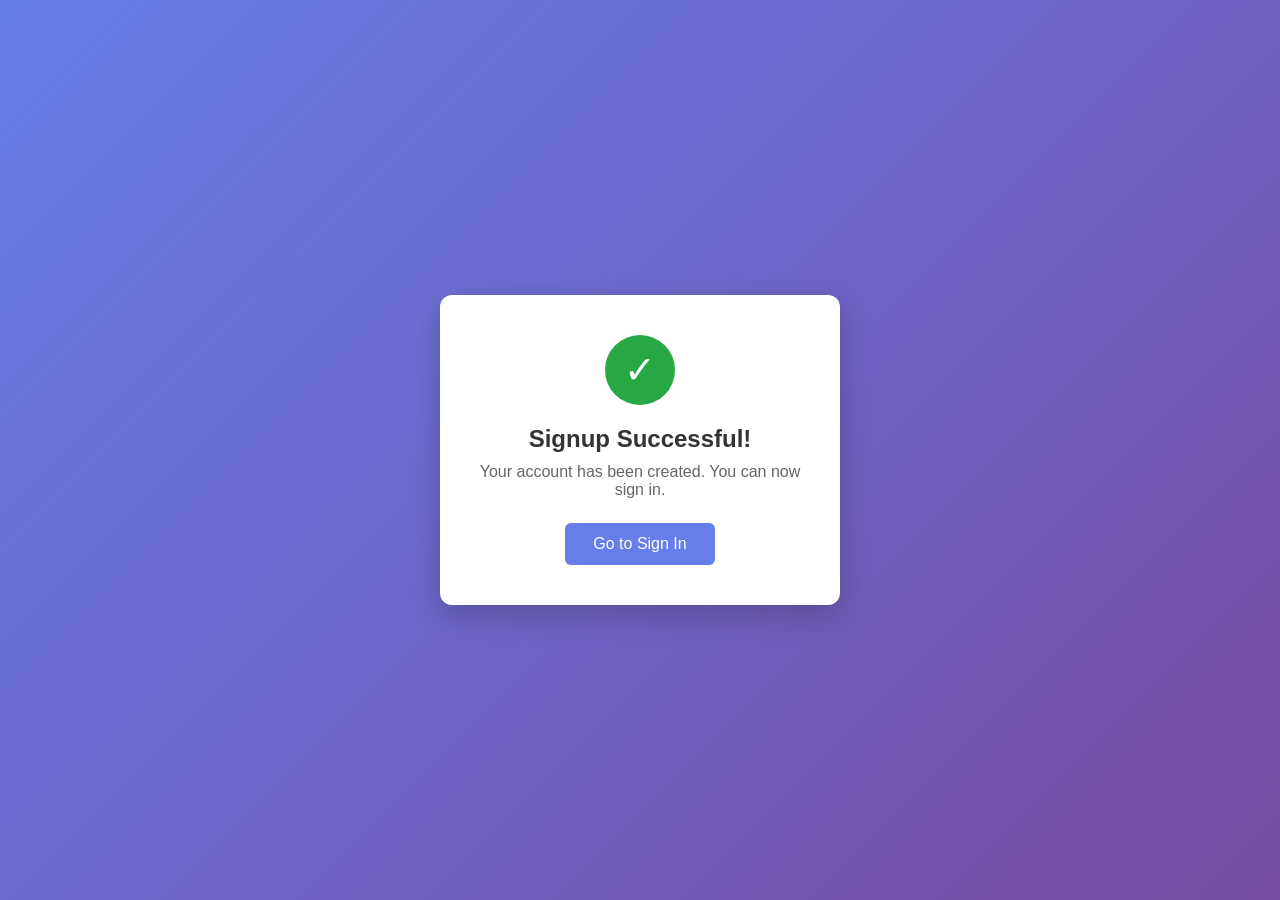
<file: target/classes/templates/signupsucess.html>
<!DOCTYPE html>
<html lang="en" xmlns:th="http://www.thymeleaf.org">
<head>
    <meta charset="UTF-8">
    <meta name="viewport" content="width=device-width, initial-scale=1.0">
    <title>Signup Successful</title>
    <style>
        * { box-sizing: border-box; margin: 0; padding: 0; font-family: Arial, sans-serif; }
        body {
            min-height: 100vh;
            display: flex;
            align-items: center;
            justify-content: center;
            background: linear-gradient(135deg, #667eea, #764ba2);
        }
        .card {
            background: #fff;
            width: 100%;
            max-width: 400px;
            padding: 40px 32px;
            border-radius: 12px;
            text-align: center;
            box-shadow: 0 10px 30px rgba(0,0,0,0.2);
        }
        .icon {
            width: 70px;
            height: 70px;
            margin: 0 auto 20px;
            border-radius: 50%;
            background: #28a745;
            color: #fff;
            font-size: 38px;
            line-height: 70px;
        }
        h2 { color: #333; margin-bottom: 10px; }
        p { color: #666; margin-bottom: 24px; }
        a {
            display: inline-block;
            padding: 12px 28px;
            background: #667eea;
            color: #fff;
            text-decoration: none;
            border-radius: 6px;
        }
        a:hover { background: #5a6fd6; }
    </style>
</head>
<body>
<div class="card">
    <div class="icon">&#10003;</div>
    <h2>Signup Successful!</h2>
    <p>Your account has been created. You can now sign in.</p>
    <a href="/signin">Go to Sign In</a>
</div>
</body>
</html>
</file>
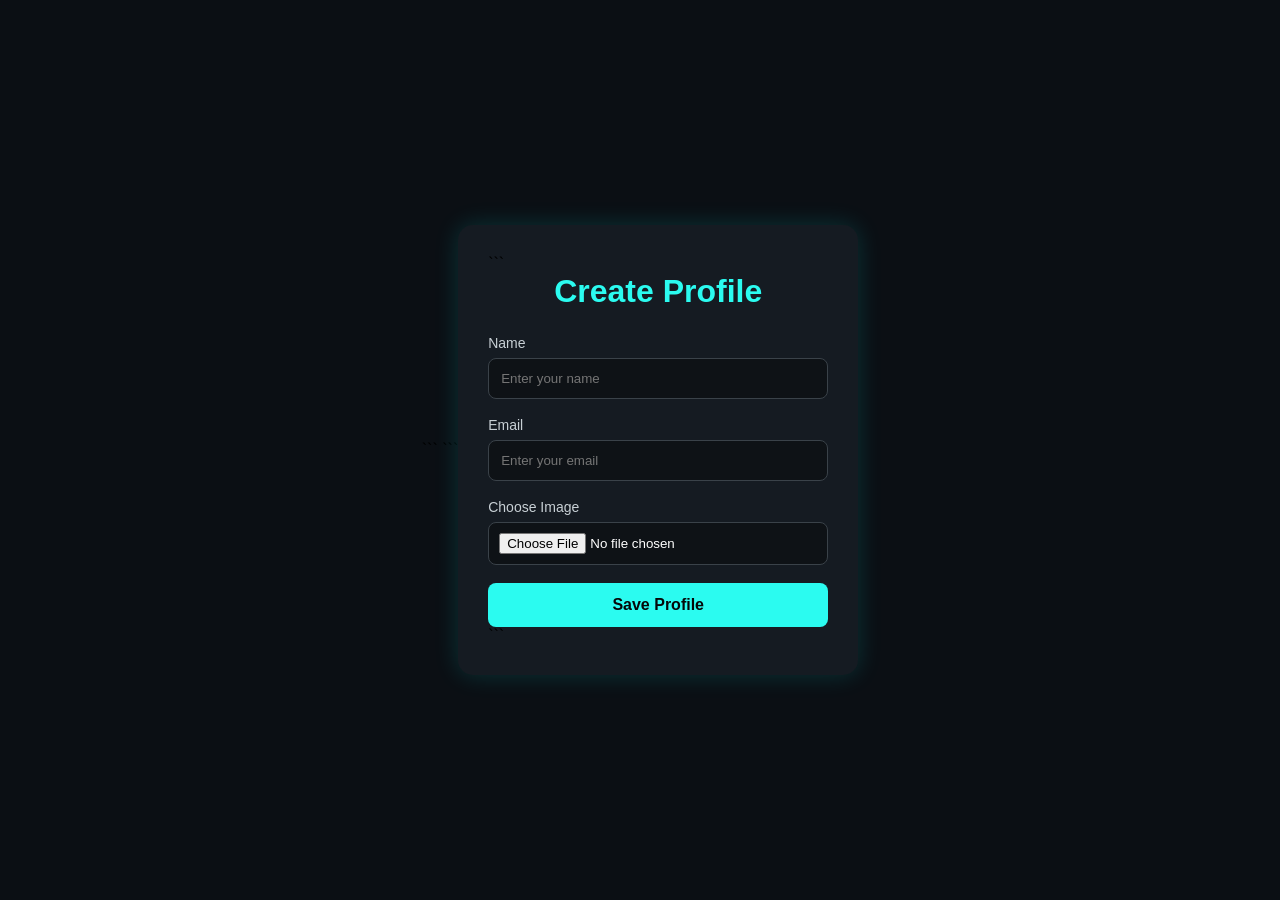
<file: target/classes/templates/user.html>
<!DOCTYPE html>

<html lang="en">
<head>
    <meta charset="UTF-8">
    <meta name="viewport" content="width=device-width, initial-scale=1.0">
    <title>User Profile</title>

    ```
    <style>
        * {
            box-sizing: border-box;
            margin: 0;
            padding: 0;
            font-family: Arial, sans-serif;
        }

        body {
            min-height: 100vh;
            display: flex;
            justify-content: center;
            align-items: center;
            background: #0b0f14;
        }

        .container {
            width: 400px;
            padding: 30px;
            background: #151b22;
            border-radius: 15px;
            box-shadow: 0 0 25px rgba(0, 255, 255, 0.15);
        }

        h1 {
            text-align: center;
            color: #2bfbf0;
            margin-bottom: 25px;
        }

        label {
            display: block;
            color: #c8d0d5;
            margin-bottom: 7px;
            font-size: 14px;
        }

        input {
            width: 100%;
            padding: 12px;
            margin-bottom: 18px;
            border: 1px solid #3a4249;
            border-radius: 8px;
            background: #0e1216;
            color: white;
            outline: none;
        }

        input:focus {
            border-color: #2bfbf0;
        }

        input[type="file"] {
            padding: 10px;
        }

        button {
            width: 100%;
            padding: 13px;
            border: none;
            border-radius: 8px;
            background: #2bfbf0;
            color: #050708;
            font-size: 16px;
            font-weight: bold;
            cursor: pointer;
        }

        button:hover {
            background: #17c9c0;
        }
    </style>
    ```

</head>

<body>

<div class="container">

    ```
    <h1>Create Profile</h1>

    <form action="/upload"
          method="post"
          enctype="multipart/form-data">

        <label>Name</label>
        <input type="text"
               name="name"
               placeholder="Enter your name"
               required>

        <label>Email</label>
        <input type="email"
               name="email"
               placeholder="Enter your email"
               required>

        <label>Choose Image</label>
        <input type="file"
               name="image"
               accept="image/*"
               required>

        <button type="submit">
            Save Profile
        </button>

    </form>
    ```

</div>

</body>
</html>
</file>
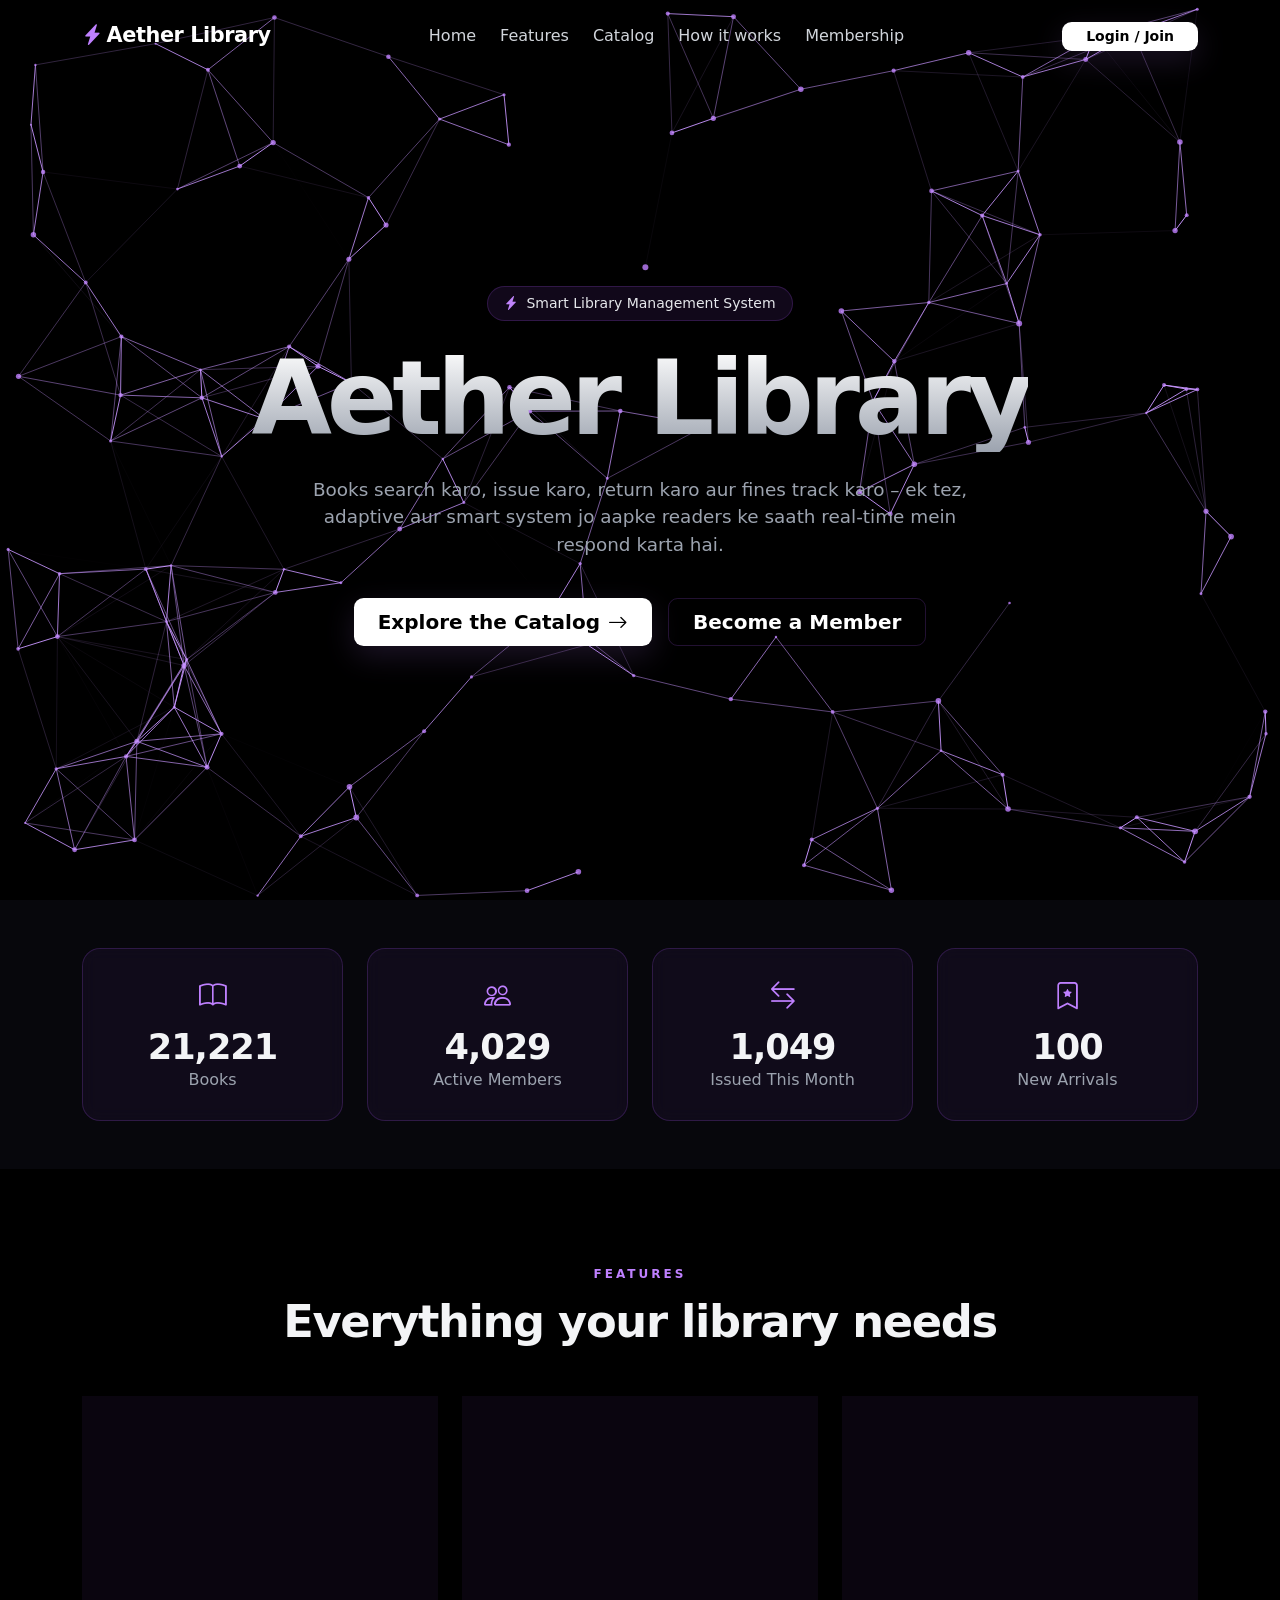
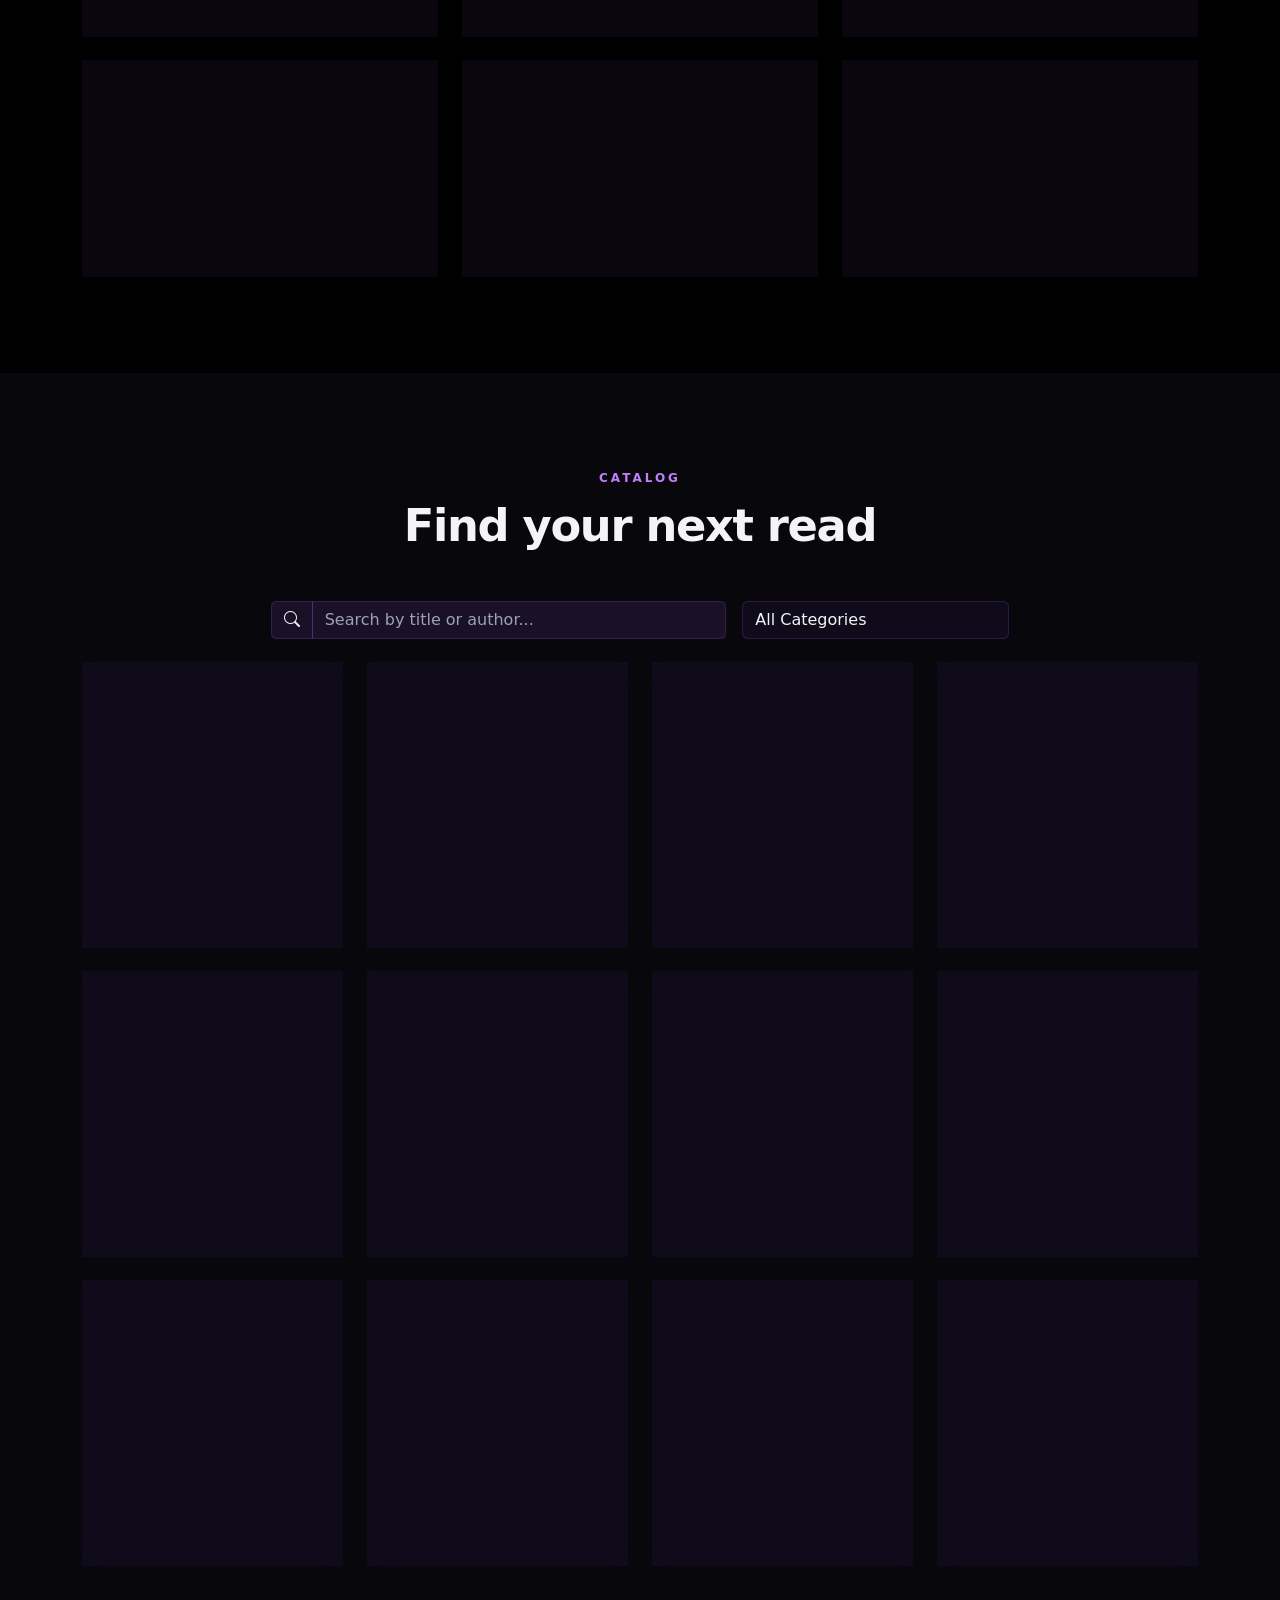
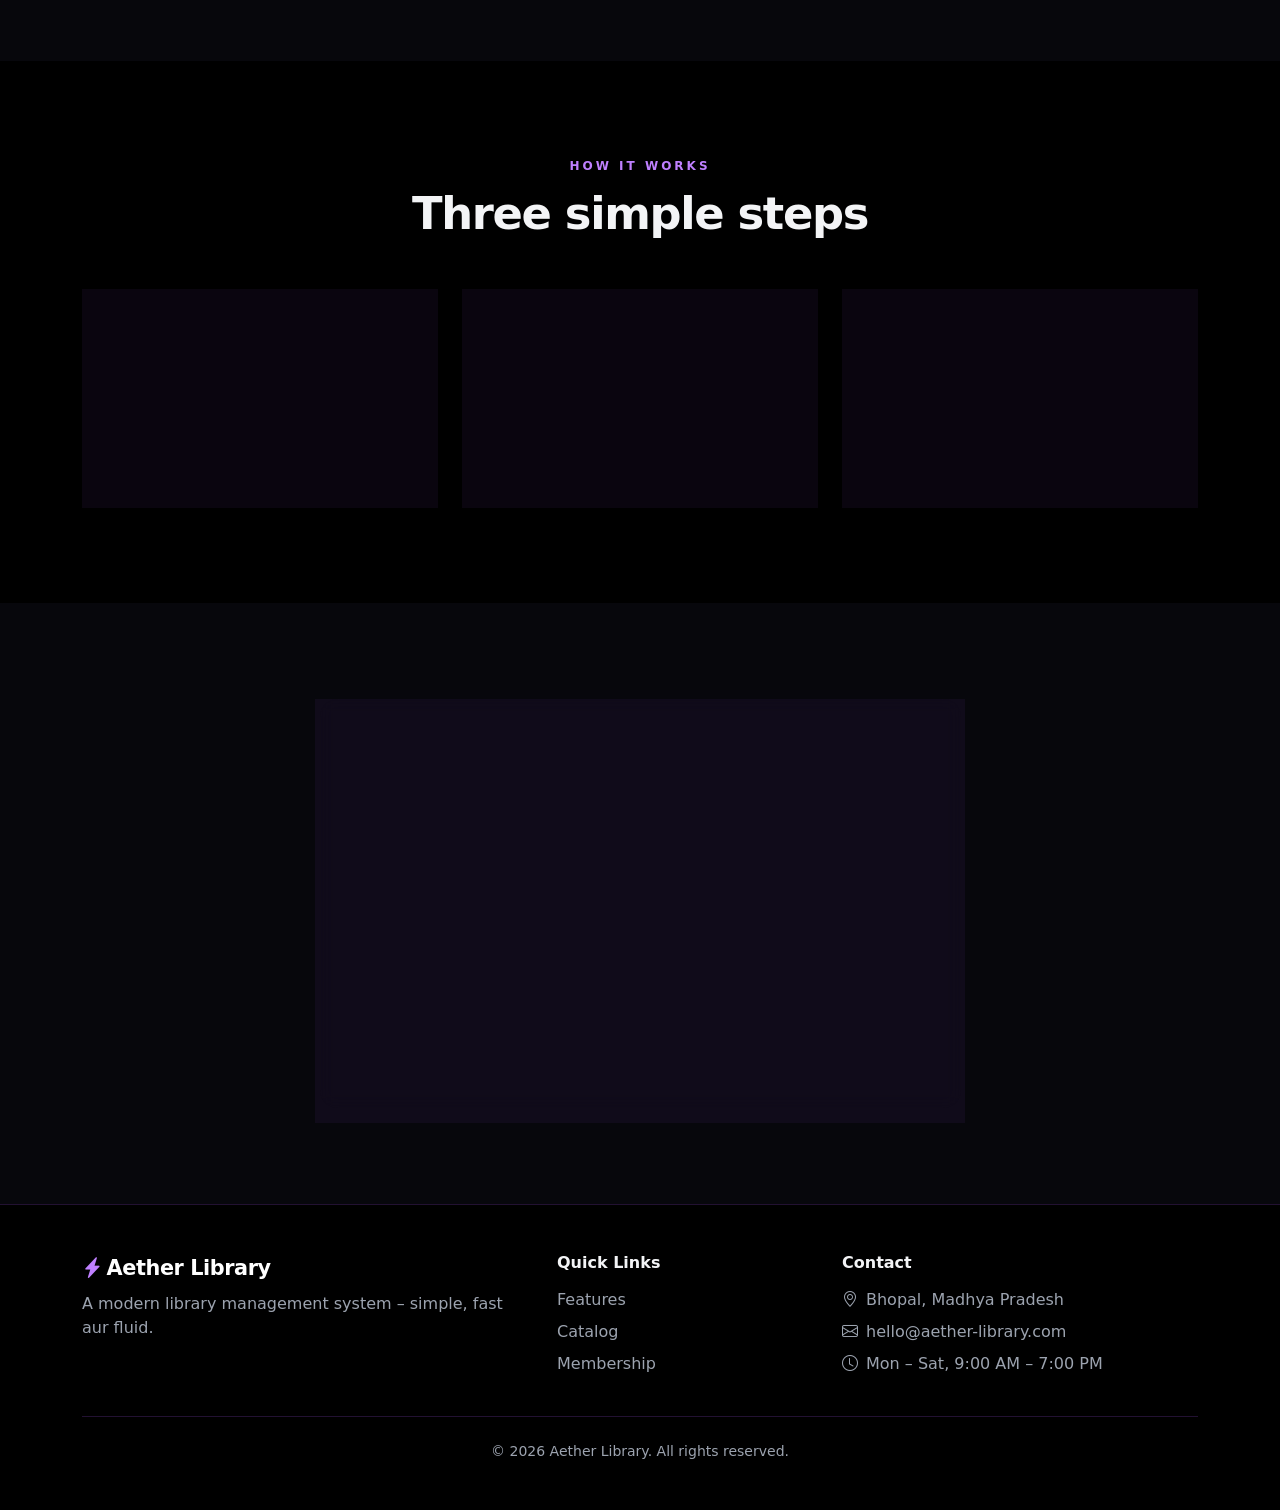
<file: src/main/resources/templates/home.html>
<!DOCTYPE html>
<html lang="en" data-bs-theme="dark">
<head>
    <meta charset="UTF-8" />
    <meta name="viewport" content="width=device-width, initial-scale=1" />
    <title>Aether Library | Library Management System</title>
    <meta name="description" content="Aether Library - search, issue and manage books with a fluid, modern library management system." />

    <link href="https://cdn.jsdelivr.net/npm/bootstrap@5.3.3/dist/css/bootstrap.min.css" rel="stylesheet" />
    <link href="https://cdn.jsdelivr.net/npm/bootstrap-icons@1.11.3/font/bootstrap-icons.min.css" rel="stylesheet" />

    <style>
        :root {
            --bg: #000;
            --bg-alt: #07070c;
            --card: rgba(168, 85, 247, 0.06);
            --card-border: rgba(168, 85, 247, 0.2);
            --text: #f3f4f6;
            --muted: #9ca3af;
            --purple: #bf80ff;
            --purple-deep: #a855f7;
        }
        html { scroll-behavior: smooth; }
        body {
            background: var(--bg); color: var(--text);
            font-family: system-ui, -apple-system, "Segoe UI", Roboto, "Helvetica Neue", Arial, sans-serif;
        }
        .text-secondary { color: var(--muted) !important; }
        .py-6 { padding-top: 6rem; padding-bottom: 6rem; }
        .section-alt { background: var(--bg-alt); }

        /* Navbar */
        .site-nav { padding: 1rem 0; transition: all .3s; }
        .site-nav.scrolled { background: rgba(0,0,0,.75); backdrop-filter: blur(14px); border-bottom: 1px solid var(--card-border); padding: .55rem 0; }
        .site-nav .nav-link { color: #d1d5db; font-weight: 500; }
        .site-nav .nav-link:hover { color: var(--purple); }
        .brand { font-weight: 700; letter-spacing: -.02em; font-size: 1.3rem; color: #fff; text-decoration: none; }
        .brand i { color: var(--purple); }
        .navbar-toggler { color: #fff; border: 0; }
        @media (max-width: 991px) {
            .site-nav .navbar-collapse { background: rgba(10,10,16,.95); border: 1px solid var(--card-border); border-radius: 14px; padding: 1rem; margin-top: .75rem; }
        }

        /* Buttons */
        .btn-white { background: #fff; color: #000; font-weight: 600; border: 0; border-radius: .6rem; box-shadow: 0 10px 30px rgba(191,128,255,.15); transition: background .3s, transform .3s; }
        .btn-white:hover { background: #e5e7eb; color: #000; transform: translateY(-2px); }
        .btn-ghost { background: transparent; color: #fff; font-weight: 600; border: 1px solid var(--card-border); border-radius: .6rem; transition: all .3s; }
        .btn-ghost:hover { background: var(--card); border-color: var(--purple); color: #fff; }

        /* Hero */
        .hero { position: relative; min-height: 100vh; display: flex; align-items: center; justify-content: center; overflow: hidden; background: #000; }
        .hero canvas { position: absolute; inset: 0; width: 100%; height: 100%; display: block; }
        .hero-content { position: relative; z-index: 2; text-align: center; padding: 6rem 1.5rem 4rem; pointer-events: none; }
        .hero-content a, .hero-content button { pointer-events: auto; }
        .badge-pill {
            display: inline-flex; align-items: center; gap: .5rem; padding: .4rem 1rem; border-radius: 999px;
            background: rgba(168,85,247,.1); border: 1px solid rgba(168,85,247,.2); backdrop-filter: blur(6px);
            color: #e5e7eb; font-size: .875rem; font-weight: 500; margin-bottom: 1.5rem;
        }
        .badge-pill i { color: #c084fc; }
        .hero-title {
            font-size: clamp(3rem, 9vw, 6.5rem); font-weight: 700; letter-spacing: -.05em; line-height: 1.02; margin-bottom: 1.5rem;
            background: linear-gradient(to bottom, #fff, #9ca3af); -webkit-background-clip: text; background-clip: text; color: transparent;
        }
        .hero-sub { max-width: 680px; margin: 0 auto 2.5rem; font-size: 1.15rem; color: var(--muted); }
        .fade-up { opacity: 0; transform: translateY(20px); animation: fadeUp .8s ease-in-out forwards; }
        .d0 { animation-delay: .5s; } .d1 { animation-delay: .7s; } .d2 { animation-delay: .9s; } .d3 { animation-delay: 1.1s; }
        @keyframes fadeUp { to { opacity: 1; transform: none; } }

        /* Cards */
        .section-title { font-size: clamp(1.9rem, 4vw, 2.8rem); font-weight: 700; letter-spacing: -.03em; }
        .eyebrow { text-transform: uppercase; letter-spacing: .25em; font-size: .75rem; color: var(--purple); font-weight: 600; margin-bottom: .75rem; }
        .stat-card, .feature-card, .step, .join-card, .book-card {
            background: var(--card); border: 1px solid var(--card-border); border-radius: 18px;
            backdrop-filter: blur(8px); transition: transform .3s, border-color .3s, box-shadow .3s;
        }
        .feature-card:hover, .step:hover, .book-card:hover { transform: translateY(-6px); border-color: var(--purple); box-shadow: 0 14px 40px rgba(168,85,247,.15); }
        .stat-card { padding: 1.75rem 1rem; text-align: center; }
        .stat-card i { font-size: 1.7rem; color: var(--purple); }
        .stat-card h3 { font-weight: 700; letter-spacing: -.03em; margin: .5rem 0 0; font-size: 2.2rem; }
        .stat-card p { margin: 0; color: var(--muted); }
        .feature-card { padding: 2rem; height: 100%; }
        .icon-wrap { width: 54px; height: 54px; border-radius: 14px; display: grid; place-items: center; font-size: 1.4rem; color: #fff; margin-bottom: 1rem; background: linear-gradient(135deg, #a855f7, #6366f1); }
        .feature-card p, .step p { color: var(--muted); margin: 0; }
        .step { padding: 2rem; height: 100%; text-align: center; }
        .step-no { font-size: 3rem; font-weight: 700; letter-spacing: -.04em; background: linear-gradient(135deg, #c084fc, #6366f1); -webkit-background-clip: text; background-clip: text; color: transparent; }

        /* Catalog */
        .input-aether, .input-aether .form-control, .input-aether .input-group-text {
            background: var(--card) !important; border-color: var(--card-border) !important; color: var(--text) !important;
        }
        .input-aether:focus, .input-aether .form-control:focus { box-shadow: 0 0 0 .2rem rgba(168,85,247,.3); border-color: var(--purple) !important; }
        .form-control::placeholder { color: var(--muted); }
        .form-select.input-aether option { background: #111; color: #fff; }
        .book-card { overflow: hidden; height: 100%; display: flex; flex-direction: column; }
        .book-cover { height: 160px; padding: 1rem; display: flex; flex-direction: column; justify-content: flex-end; position: relative; color: #fff; }
        .book-cover i { position: absolute; top: 14px; right: 16px; font-size: 1.5rem; opacity: .8; }
        .book-cover h6 { margin: 0; font-weight: 700; letter-spacing: -.01em; text-shadow: 0 2px 8px rgba(0,0,0,.5); }
        .book-body { padding: 1rem; display: flex; flex-direction: column; gap: .5rem; flex: 1; }
        .book-body .author { color: var(--muted); font-size: .9rem; margin: 0; }
        .tag { background: rgba(168,85,247,.12); border: 1px solid var(--card-border); color: #e9d5ff; font-weight: 500; }
        .ok { color: #34d399; } .no { color: #f87171; }

        /* Form + footer */
        .join-card { padding: 2.5rem; }
        .form-label { font-weight: 500; font-size: .9rem; }
        .footer { border-top: 1px solid var(--card-border); background: #000; }
        .footer h6 { font-weight: 600; margin-bottom: 1rem; }
        .footer-links li { color: var(--muted); margin-bottom: .5rem; }
        .footer-links a { color: var(--muted); text-decoration: none; }
        .footer-links a:hover { color: var(--purple); }
        hr { border-color: var(--card-border); opacity: 1; }
        .toast-aether { background: rgba(17,12,28,.95); color: #fff; border: 1px solid var(--card-border) !important; backdrop-filter: blur(10px); }

        .reveal { opacity: 0; transform: translateY(28px); transition: opacity .8s ease, transform .8s ease; }
        .reveal.show { opacity: 1; transform: none; }
        @media (prefers-reduced-motion: reduce) { .fade-up { animation: none; opacity: 1; transform: none; } .reveal { opacity: 1; transform: none; transition: none; } }
    </style>
</head>
<body>

<!-- NAVBAR -->
<nav class="navbar navbar-expand-lg fixed-top site-nav" id="mainNav">
    <div class="container">
        <a class="brand" href="#home"><i class="bi bi-lightning-charge-fill me-1"></i>Aether Library</a>
        <button class="navbar-toggler" type="button" data-bs-toggle="collapse" data-bs-target="#navMenu" aria-label="Toggle navigation"><i class="bi bi-list fs-2"></i></button>
        <div class="collapse navbar-collapse" id="navMenu">
            <ul class="navbar-nav mx-auto mb-2 mb-lg-0 gap-lg-2">
                <li class="nav-item"><a class="nav-link" href="#home">Home</a></li>
                <li class="nav-item"><a class="nav-link" href="#features">Features</a></li>
                <li class="nav-item"><a class="nav-link" href="#catalog">Catalog</a></li>
                <li class="nav-item"><a class="nav-link" href="#how">How it works</a></li>
                <li class="nav-item"><a class="nav-link" href="#membership">Membership</a></li>
            </ul>
            <a href="#membership" class="btn btn-white btn-sm px-4">Login / Join</a>
        </div>
    </div>
</nav>

<!-- HERO -->
<header id="home" class="hero">
    <canvas id="aetherCanvas"></canvas>
    <div class="hero-content">
        <div class="badge-pill fade-up d0"><i class="bi bi-lightning-charge-fill"></i><span>Smart Library Management System</span></div>
        <h1 class="hero-title fade-up d1">Aether Library</h1>
        <p class="hero-sub fade-up d2">
            Books search karo, issue karo, return karo aur fines track karo – ek tez, adaptive aur smart system jo aapke readers ke saath real-time mein respond karta hai.
        </p>
        <div class="d-flex flex-wrap justify-content-center gap-3 fade-up d3">
            <a href="#catalog" class="btn btn-white btn-lg px-4 d-inline-flex align-items-center gap-2">Explore the Catalog <i class="bi bi-arrow-right"></i></a>
            <a href="#membership" class="btn btn-ghost btn-lg px-4">Become a Member</a>
        </div>
    </div>
</header>

<!-- STATS -->
<section id="stats" class="py-5 section-alt">
    <div class="container">
        <div class="row g-4">
            <div class="col-6 col-lg-3"><div class="stat-card"><i class="bi bi-book"></i><h3 class="counter" data-target="25000">0</h3><p>Books</p></div></div>
            <div class="col-6 col-lg-3"><div class="stat-card"><i class="bi bi-people"></i><h3 class="counter" data-target="4800">0</h3><p>Active Members</p></div></div>
            <div class="col-6 col-lg-3"><div class="stat-card"><i class="bi bi-arrow-left-right"></i><h3 class="counter" data-target="1250">0</h3><p>Issued This Month</p></div></div>
            <div class="col-6 col-lg-3"><div class="stat-card"><i class="bi bi-bookmark-star"></i><h3 class="counter" data-target="120">0</h3><p>New Arrivals</p></div></div>
        </div>
    </div>
</section>

<!-- FEATURES -->
<section id="features" class="py-6">
    <div class="container">
        <div class="text-center mb-5">
            <p class="eyebrow">Features</p>
            <h2 class="section-title">Everything your library needs</h2>
        </div>
        <div class="row g-4">
            <div class="col-md-6 col-lg-4"><div class="feature-card"><div class="icon-wrap"><i class="bi bi-search"></i></div><h5>Smart Search</h5><p>Title, author, ISBN ya category se turant book dhundo.</p></div></div>
            <div class="col-md-6 col-lg-4"><div class="feature-card"><div class="icon-wrap"><i class="bi bi-journal-check"></i></div><h5>Issue &amp; Return</h5><p>Ek click mein book issue karo, due dates automatically track hoti hain.</p></div></div>
            <div class="col-md-6 col-lg-4"><div class="feature-card"><div class="icon-wrap"><i class="bi bi-person-vcard"></i></div><h5>Member Management</h5><p>Students, faculty aur staff ke profiles aur membership cards manage karo.</p></div></div>
            <div class="col-md-6 col-lg-4"><div class="feature-card"><div class="icon-wrap"><i class="bi bi-cash-coin"></i></div><h5>Fine Calculation</h5><p>Late returns par fine auto-calculate hota hai, reports ke saath.</p></div></div>
            <div class="col-md-6 col-lg-4"><div class="feature-card"><div class="icon-wrap"><i class="bi bi-bell"></i></div><h5>Reminders</h5><p>Due date se pehle email/SMS reminders – koi book late nahi.</p></div></div>
            <div class="col-md-6 col-lg-4"><div class="feature-card"><div class="icon-wrap"><i class="bi bi-bar-chart-line"></i></div><h5>Reports &amp; Analytics</h5><p>Popular books, active readers aur inventory ke live insights.</p></div></div>
        </div>
    </div>
</section>

<!-- CATALOG -->
<section id="catalog" class="py-6 section-alt">
    <div class="container">
        <div class="text-center mb-5">
            <p class="eyebrow">Catalog</p>
            <h2 class="section-title">Find your next read</h2>
        </div>
        <div class="row g-3 justify-content-center mb-4">
            <div class="col-md-6 col-lg-5">
                <div class="input-group input-aether">
                    <span class="input-group-text"><i class="bi bi-search"></i></span>
                    <input type="search" id="searchInput" class="form-control" placeholder="Search by title or author..." />
                </div>
            </div>
            <div class="col-md-4 col-lg-3">
                <select id="categoryFilter" class="form-select input-aether"><option value="all">All Categories</option></select>
            </div>
        </div>
        <div class="row g-4" id="bookGrid"></div>
        <p id="noResults" class="text-center text-secondary mt-4 d-none">Koi book nahi mili. Dusra keyword try karo.</p>
    </div>
</section>

<!-- HOW IT WORKS -->
<section id="how" class="py-6">
    <div class="container">
        <div class="text-center mb-5">
            <p class="eyebrow">How it works</p>
            <h2 class="section-title">Three simple steps</h2>
        </div>
        <div class="row g-4">
            <div class="col-md-4"><div class="step"><span class="step-no">01</span><h5>Join</h5><p>Free membership ke liye register karo.</p></div></div>
            <div class="col-md-4"><div class="step"><span class="step-no">02</span><h5>Browse &amp; Issue</h5><p>Catalog se book chuno aur issue request bhejo.</p></div></div>
            <div class="col-md-4"><div class="step"><span class="step-no">03</span><h5>Read &amp; Return</h5><p>Due date se pehle return karo, fine se bacho.</p></div></div>
        </div>
    </div>
</section>

<!-- MEMBERSHIP -->
<section id="membership" class="py-6 section-alt">
    <div class="container">
        <div class="row justify-content-center">
            <div class="col-lg-7">
                <div class="join-card">
                    <h2 class="section-title text-center mb-2">Join Aether Library</h2>
                    <p class="text-center text-secondary mb-4">Form bharo, hum aapka membership card taiyar kar denge.</p>
                    <form id="joinForm" class="row g-3" novalidate>
                        <div class="col-md-6">
                            <label class="form-label" for="fName">Full Name</label>
                            <input type="text" class="form-control input-aether" id="fName" required minlength="3" />
                            <div class="invalid-feedback">Kripya apna naam likhein.</div>
                        </div>
                        <div class="col-md-6">
                            <label class="form-label" for="fEmail">Email</label>
                            <input type="email" class="form-control input-aether" id="fEmail" required />
                            <div class="invalid-feedback">Sahi email daalein.</div>
                        </div>
                        <div class="col-md-6">
                            <label class="form-label" for="fPhone">Phone</label>
                            <input type="tel" class="form-control input-aether" id="fPhone" required pattern="[0-9]{10}" />
                            <div class="invalid-feedback">10 digit ka mobile number daalein.</div>
                        </div>
                        <div class="col-md-6">
                            <label class="form-label" for="fType">Member Type</label>
                            <select class="form-select input-aether" id="fType" required>
                                <option value="">Choose...</option><option>Student</option><option>Faculty</option><option>Staff</option><option>General</option>
                            </select>
                            <div class="invalid-feedback">Member type chuno.</div>
                        </div>
                        <div class="col-12 d-grid mt-3">
                            <button class="btn btn-white btn-lg d-inline-flex align-items-center justify-content-center gap-2" type="submit">Register Now <i class="bi bi-arrow-right"></i></button>
                        </div>
                    </form>
                </div>
            </div>
        </div>
    </div>
</section>

<!-- FOOTER -->
<footer class="py-5 footer">
    <div class="container">
        <div class="row gy-4">
            <div class="col-lg-5">
                <a class="brand d-inline-block mb-2" href="#home"><i class="bi bi-lightning-charge-fill me-1"></i>Aether Library</a>
                <p class="text-secondary mb-0">A modern library management system – simple, fast aur fluid.</p>
            </div>
            <div class="col-6 col-lg-3">
                <h6>Quick Links</h6>
                <ul class="list-unstyled footer-links">
                    <li><a href="#features">Features</a></li><li><a href="#catalog">Catalog</a></li><li><a href="#membership">Membership</a></li>
                </ul>
            </div>
            <div class="col-6 col-lg-4">
                <h6>Contact</h6>
                <ul class="list-unstyled footer-links">
                    <li><i class="bi bi-geo-alt me-2"></i>Bhopal, Madhya Pradesh</li>
                    <li><i class="bi bi-envelope me-2"></i>hello@aether-library.com</li>
                    <li><i class="bi bi-clock me-2"></i>Mon – Sat, 9:00 AM – 7:00 PM</li>
                </ul>
            </div>
        </div>
        <hr class="my-4" />
        <p class="text-center text-secondary small mb-0">© <span id="year"></span> Aether Library. All rights reserved.</p>
    </div>
</footer>

<!-- TOAST -->
<div class="toast-container position-fixed bottom-0 end-0 p-3">
    <div id="appToast" class="toast align-items-center border-0 toast-aether" role="status" aria-live="polite" aria-atomic="true">
        <div class="d-flex">
            <div class="toast-body" id="toastMsg"></div>
            <button type="button" class="btn-close btn-close-white me-2 m-auto" data-bs-dismiss="toast" aria-label="Close"></button>
        </div>
    </div>
</div>

<script src="https://cdn.jsdelivr.net/npm/bootstrap@5.3.3/dist/js/bootstrap.bundle.min.js"></script>
<script>
    /* ---------- Data ---------- */
    const BOOKS = [
        { title: "The Alchemist", author: "Paulo Coelho", category: "Fiction", available: true, g: ["#a855f7", "#4c1d95"] },
        { title: "Wings of Fire", author: "A. P. J. Abdul Kalam", category: "Biography", available: true, g: ["#6366f1", "#1e1b4b"] },
        { title: "Clean Code", author: "Robert C. Martin", category: "Technology", available: false, g: ["#8b5cf6", "#2e1065"] },
        { title: "Sapiens", author: "Yuval Noah Harari", category: "History", available: true, g: ["#d946ef", "#581c87"] },
        { title: "Godan", author: "Munshi Premchand", category: "Literature", available: true, g: ["#c084fc", "#5b21b6"] },
        { title: "A Brief History of Time", author: "Stephen Hawking", category: "Science", available: true, g: ["#818cf8", "#312e81"] },
        { title: "Atomic Habits", author: "James Clear", category: "Self-Help", available: false, g: ["#e879f9", "#701a75"] },
        { title: "The Discovery of India", author: "Jawaharlal Nehru", category: "History", available: true, g: ["#a78bfa", "#3b0764"] },
        { title: "Introduction to Algorithms", author: "T. H. Cormen", category: "Technology", available: true, g: ["#7c3aed", "#1e1b4b"] },
        { title: "Madhushala", author: "Harivansh Rai Bachchan", category: "Literature", available: true, g: ["#c026d3", "#4a044e"] },
        { title: "Cosmos", author: "Carl Sagan", category: "Science", available: true, g: ["#6d28d9", "#0f0a2e"] },
        { title: "Rich Dad Poor Dad", author: "Robert Kiyosaki", category: "Self-Help", available: true, g: ["#9333ea", "#3b0764"] }
    ];

    const $ = (s, el = document) => el.querySelector(s);
    const $$ = (s, el = document) => [...el.querySelectorAll(s)];
    const esc = s => s.replace(/[&<>"']/g, c => ({ "&": "&amp;", "<": "&lt;", ">": "&gt;", '"': "&quot;", "'": "&#39;" }[c]));

    function showToast(msg) {
        $("#toastMsg").textContent = msg;
        bootstrap.Toast.getOrCreateInstance($("#appToast"), { delay: 2800 }).show();
    }

    $("#year").textContent = new Date().getFullYear();

    /* ---------- Navbar ---------- */
    const nav = $("#mainNav");
    const onScroll = () => nav.classList.toggle("scrolled", window.scrollY > 60);
    window.addEventListener("scroll", onScroll, { passive: true });
    onScroll();
    $$("#navMenu .nav-link").forEach(a => a.addEventListener("click", () => {
        const c = $("#navMenu");
        if (c.classList.contains("show")) bootstrap.Collapse.getOrCreateInstance(c).hide();
    }));

    /* ---------- Aether Flow particle network ---------- */
    (function aetherFlow() {
        const canvas = $("#aetherCanvas");
        const hero = $("#home");
        const ctx = canvas.getContext("2d");
        const reduce = window.matchMedia("(prefers-reduced-motion: reduce)").matches;
        const mouse = { x: null, y: null, radius: 200 };
        const LINK = 140, LINK2 = LINK * LINK;
        let particles = [], raf = null, running = true, w = 0, h = 0;

        class Particle {
            constructor() {
                this.size = Math.random() * 2 + 1;
                this.x = Math.random() * (w - this.size * 4) + this.size * 2;
                this.y = Math.random() * (h - this.size * 4) + this.size * 2;
                this.dx = Math.random() * 0.4 - 0.2;
                this.dy = Math.random() * 0.4 - 0.2;
            }
            update() {
                if (this.x > w || this.x < 0) this.dx = -this.dx;
                if (this.y > h || this.y < 0) this.dy = -this.dy;
                if (mouse.x !== null) {
                    const dx = mouse.x - this.x, dy = mouse.y - this.y;
                    const dist = Math.sqrt(dx * dx + dy * dy);
                    if (dist < mouse.radius + this.size && dist > 0) {
                        const force = (mouse.radius - dist) / mouse.radius;
                        this.x -= (dx / dist) * force * 5;
                        this.y -= (dy / dist) * force * 5;
                    }
                }
                this.x += this.dx; this.y += this.dy;
                ctx.beginPath();
                ctx.arc(this.x, this.y, this.size, 0, Math.PI * 2);
                ctx.fillStyle = "rgba(191, 128, 255, 0.8)";
                ctx.fill();
            }
        }

        function resize() {
            const dpr = Math.min(window.devicePixelRatio || 1, 2);
            w = hero.clientWidth; h = hero.clientHeight;
            canvas.width = w * dpr; canvas.height = h * dpr;
            ctx.setTransform(dpr, 0, 0, dpr, 0, 0);
            const count = Math.min(Math.floor((w * h) / 9000), 170);
            particles = Array.from({ length: count }, () => new Particle());
        }

        function connect() {
            ctx.lineWidth = 1;
            for (let a = 0; a < particles.length; a++) {
                const pa = particles[a];
                const nearMouse = mouse.x !== null && Math.hypot(pa.x - mouse.x, pa.y - mouse.y) < mouse.radius;
                for (let b = a + 1; b < particles.length; b++) {
                    const pb = particles[b];
                    const dx = pa.x - pb.x, dy = pa.y - pb.y;
                    const d2 = dx * dx + dy * dy;
                    if (d2 < LINK2) {
                        const o = 1 - d2 / LINK2;
                        ctx.strokeStyle = nearMouse ? `rgba(255,255,255,${o})` : `rgba(200,150,255,${o})`;
                        ctx.beginPath(); ctx.moveTo(pa.x, pa.y); ctx.lineTo(pb.x, pb.y); ctx.stroke();
                    }
                }
            }
        }

        function frame() {
            if (!running) return;
            raf = requestAnimationFrame(frame);
            ctx.fillStyle = "#000";
            ctx.fillRect(0, 0, w, h);
            particles.forEach(p => p.update());
            connect();
        }

        window.addEventListener("resize", resize);
        window.addEventListener("mousemove", e => {
            const r = canvas.getBoundingClientRect();
            mouse.x = e.clientX - r.left; mouse.y = e.clientY - r.top;
        });
        document.addEventListener("mouseleave", () => { mouse.x = mouse.y = null; });
        canvas.addEventListener("touchmove", e => {
            const r = canvas.getBoundingClientRect(), t = e.touches[0];
            mouse.x = t.clientX - r.left; mouse.y = t.clientY - r.top;
        }, { passive: true });
        canvas.addEventListener("touchend", () => { mouse.x = mouse.y = null; });

        new IntersectionObserver(([en]) => {
            running = en.isIntersecting;
            if (running && !reduce) frame();
        }).observe(hero);

        resize();
        if (reduce) { ctx.fillStyle = "#000"; ctx.fillRect(0, 0, w, h); particles.forEach(p => p.update()); connect(); }
        else frame();
    })();

    /* ---------- Catalog ---------- */
    const grid = $("#bookGrid"), searchInput = $("#searchInput"), catSelect = $("#categoryFilter");
    [...new Set(BOOKS.map(b => b.category))].sort().forEach(c => {
        const o = document.createElement("option"); o.value = c; o.textContent = c; catSelect.appendChild(o);
    });

    function renderBooks() {
        const q = searchInput.value.trim().toLowerCase(), cat = catSelect.value;
        const list = BOOKS.filter(b => (cat === "all" || b.category === cat) &&
            (b.title.toLowerCase().includes(q) || b.author.toLowerCase().includes(q)));
        grid.innerHTML = list.map(b => `
        <div class="col-sm-6 col-lg-4 col-xl-3">
          <article class="book-card">
            <div class="book-cover" style="background:linear-gradient(135deg,${b.g[0]},${b.g[1]})">
              <i class="bi bi-book-half"></i><h6>${esc(b.title)}</h6>
            </div>
            <div class="book-body">
              <p class="author">${esc(b.author)}</p>
              <div class="d-flex justify-content-between align-items-center">
                <span class="badge tag rounded-pill">${esc(b.category)}</span>
                <small class="${b.available ? "ok" : "no"}"><i class="bi bi-circle-fill me-1" style="font-size:.5rem"></i>${b.available ? "Available" : "Issued"}</small>
              </div>
              <button class="btn btn-ghost btn-sm mt-auto" data-title="${esc(b.title)}" data-available="${b.available}">${b.available ? "Issue Book" : "Notify Me"}</button>
            </div>
          </article>
        </div>`).join("");
        $("#noResults").classList.toggle("d-none", list.length > 0);
    }
    grid.addEventListener("click", e => {
        const btn = e.target.closest("button[data-title]");
        if (!btn) return;
        showToast(btn.dataset.available === "true"
            ? `"${btn.dataset.title}" issue request bhej di gayi hai ✅`
            : `Jaise hi "${btn.dataset.title}" return hogi, aapko notify kiya jayega 🔔`);
    });
    searchInput.addEventListener("input", renderBooks);
    catSelect.addEventListener("change", renderBooks);
    renderBooks();

    /* ---------- Counters ---------- */
    function animateCounter(el) {
        const target = +el.dataset.target, dur = 1800, start = performance.now();
        (function step(now) {
            const p = Math.min((now - start) / dur, 1), eased = 1 - Math.pow(1 - p, 3);
            el.textContent = Math.floor(eased * target).toLocaleString("en-IN") + (p === 1 ? "+" : "");
            if (p < 1) requestAnimationFrame(step);
        })(start);
    }
    const counterObs = new IntersectionObserver((entries, obs) => entries.forEach(en => {
        if (en.isIntersecting) { animateCounter(en.target); obs.unobserve(en.target); }
    }), { threshold: 0.6 });
    $$(".counter").forEach(c => counterObs.observe(c));

    /* ---------- Reveal on scroll ---------- */
    $$(".feature-card, .stat-card, .step, .join-card, .section-title").forEach(el => el.classList.add("reveal"));
    const revealObs = new IntersectionObserver((entries, obs) => entries.forEach(en => {
        if (en.isIntersecting) { en.target.classList.add("show"); obs.unobserve(en.target); }
    }), { threshold: 0.15 });
    $$(".reveal").forEach(el => revealObs.observe(el));

    /* ---------- Membership form ---------- */
    const form = $("#joinForm");
    form.addEventListener("submit", e => {
        e.preventDefault();
        form.classList.add("was-validated");
        if (!form.checkValidity()) return;
        showToast(`Welcome, ${$("#fName").value.trim()}! Aapki registration submit ho gayi 🎉`);
        form.reset();
        form.classList.remove("was-validated");
    });
</script>
</body>
</html>
</file>
